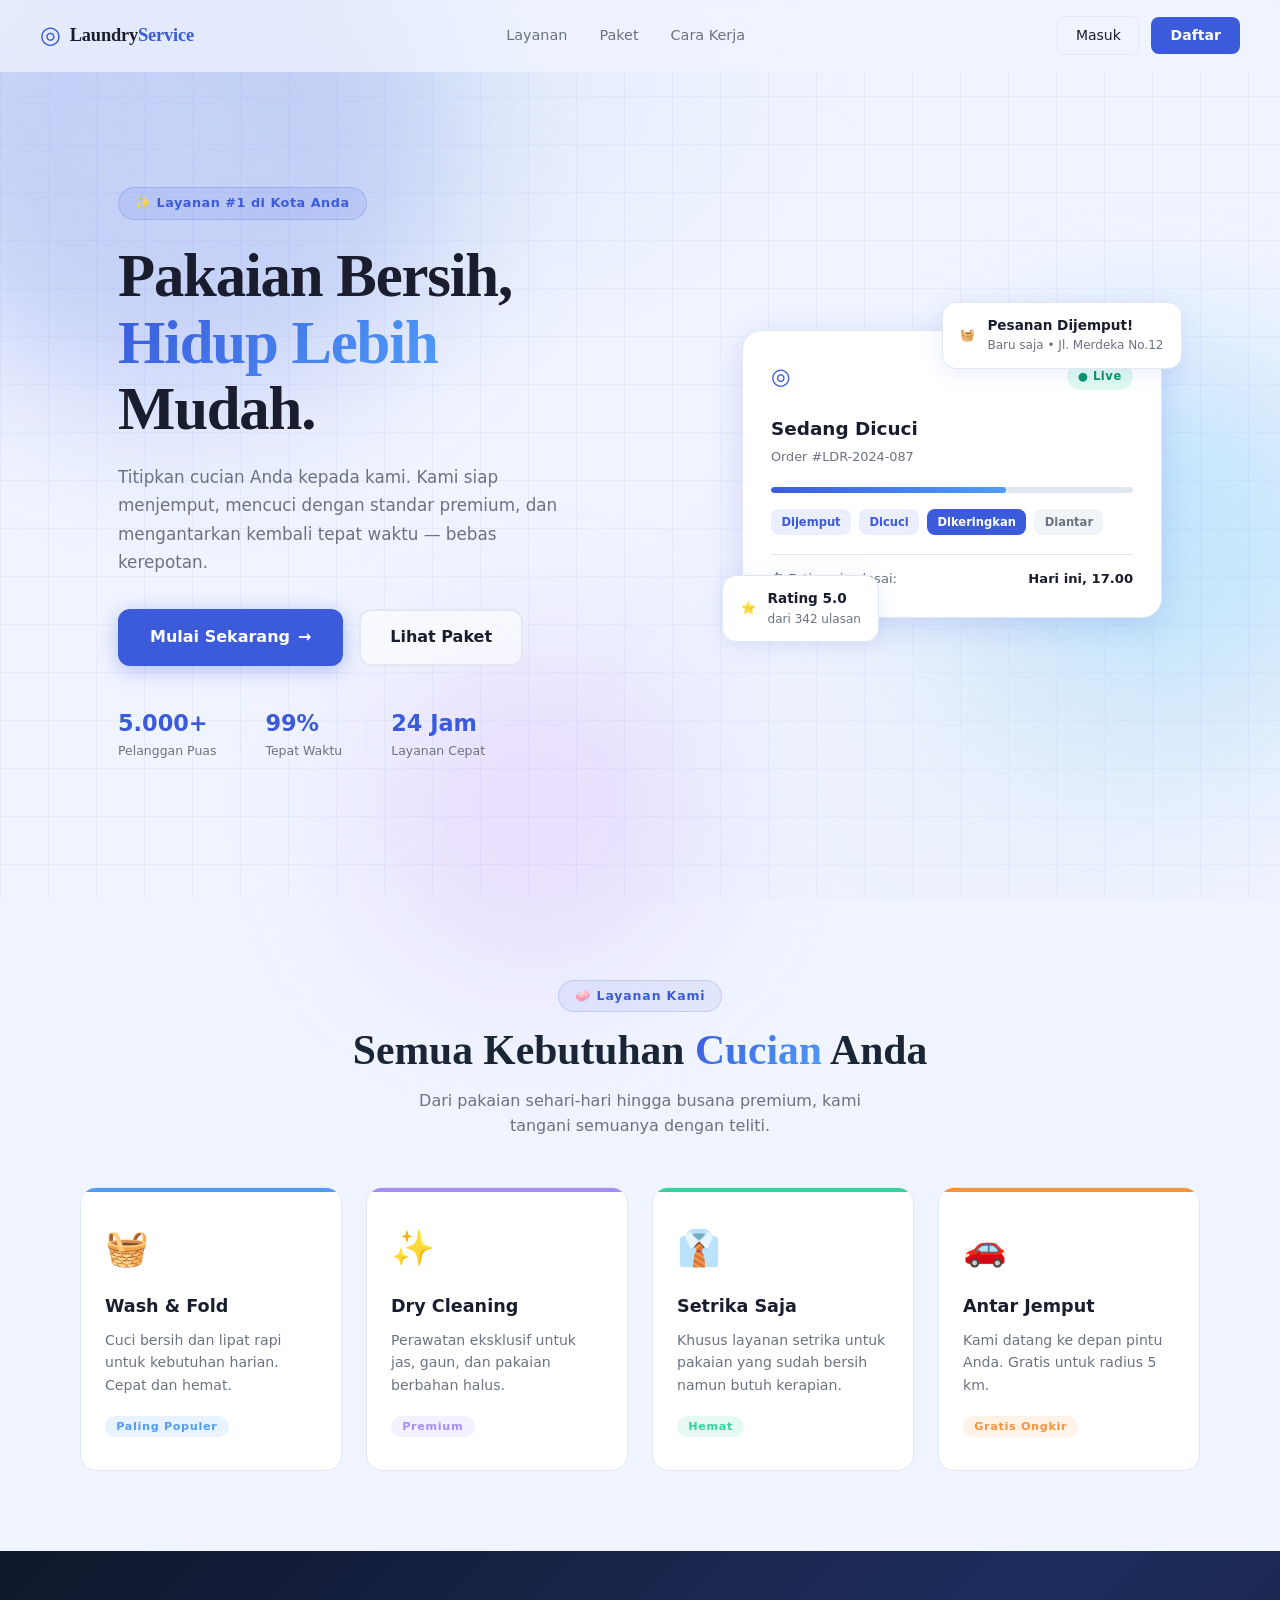
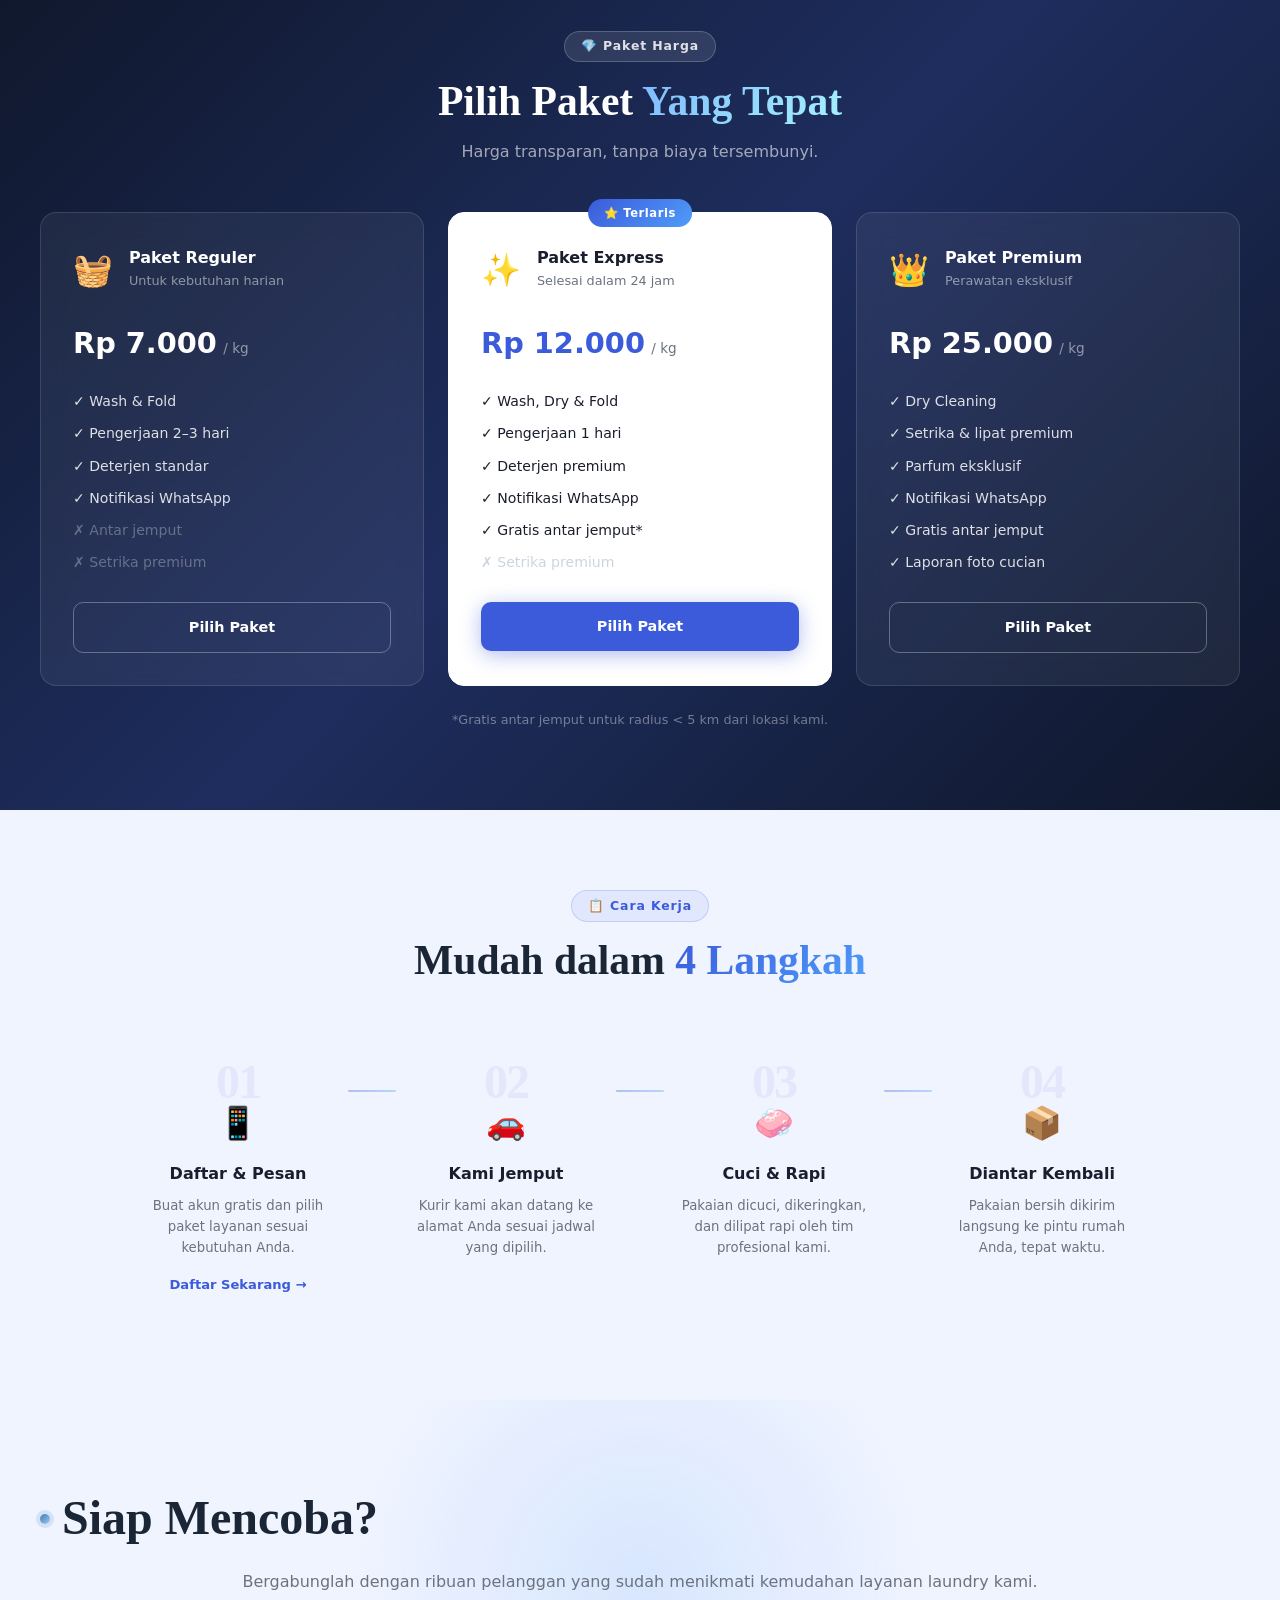
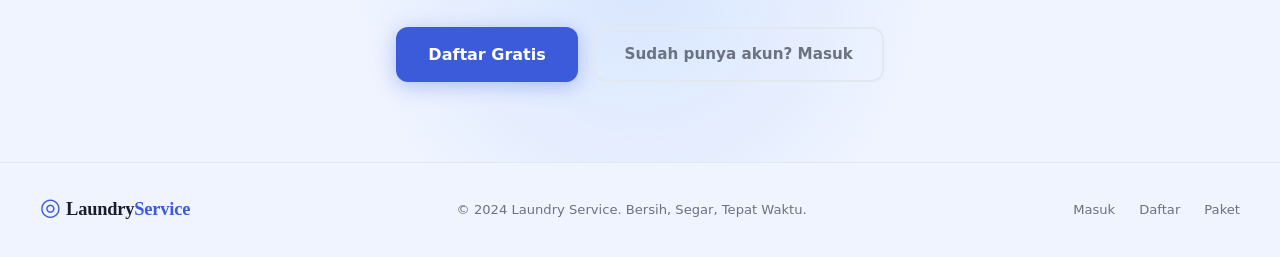
<file: index.html>
<!DOCTYPE html>
<html lang="id">
    <head>
        <meta charset="UTF-8">
        <meta name="viewport" content="width=device-width, initial-scale=1.0">
        <title>Beranda – Laundry Service</title>
        <link rel="icon" type="image/x-icon" href="favicon.ico">
        <link rel="stylesheet" href="laundry1.css">
        <link rel="stylesheet" href="home.css">
    </head>
    <body>
        <header class="navbar">
            <div class="nav-brand">
                <span class="brand-icon">◎</span>
                <span class="brand-name">Laundry<em>Service</em></span>
            </div>
            <nav class="nav-links">
                <a href="#layanan">Layanan</a>
                <a href="#paket">Paket</a>
                <a href="#cara-kerja">Cara Kerja</a>
            </nav>
            <div class="nav-auth">
                <a href="login.html" class="btn-ghost">Masuk</a>
                <a href="register.html" class="btn-solid">Daftar</a>
            </div>
            <button class="nav-burger" aria-label="Menu" id="burgerBtn">☰</button>
        </header>

        <div class="mobile-menu" id="mobileMenu">
            <a href="#layanan">Layanan</a>
            <a href="#paket">Paket</a>
            <a href="#cara-kerja">Cara Kerja</a>
            <a href="login.html" class="btn-ghost">Masuk</a>
            <a href="register.html" class="btn-solid">Daftar Sekarang</a>
        </div>
        
        <section class="hero">
            <div class="hero-bg">
                <div class="hero-blob blob-1"></div>
                <div class="hero-blob blob-2"></div>
                <div class="hero-blob blob-3"></div>
                <div class="hero-grid"></div>
            </div>
            <div class="hero-content">
                <div class="hero-badge">✨ Layanan #1 di Kota Anda</div>
                <h1 class="hero-title">
                    Pakaian Bersih,<br>
                    <span class="hero-accent">Hidup Lebih</span><br>
                    Mudah.
                </h1>
                <p class="hero-desc">
                    Titipkan cucian Anda kepada kami. Kami siap menjemput, mencuci dengan standar premium, dan mengantarkan
                    kembali tepat waktu — bebas kerepotan.
                </p>
                <div class="hero-actions">
                    <a href="register.html" class="btn-primary-lg">
                        <span>Mulai Sekarang</span>
                        <span class="btn-arrow">→</span>
                    </a>
                    <a href="#paket" class="btn-outline-lg">Lihat Paket</a>
                </div>
                <div class="hero-stats">
                    <div class="stat-item">
                        <strong>5.000+</strong>
                        <span>Pelanggan Puas</span>
                    </div>
                    <div class="stat-divider"></div>
                    <div class="stat-item">
                        <strong>99%</strong>
                        <span>Tepat Waktu</span>
                    </div>
                    <div class="stat-divider"></div>
                    <div class="stat-item">
                        <strong>24 Jam</strong>
                        <span>Layanan Cepat</span>
                    </div>
                </div>
            </div>
            <div class="hero-visual">
                <div class="hero-card-float card-top">
                    <span class="hc-icon">🧺</span>
                    <div>
                        <strong>Pesanan Dijemput!</strong>
                        <span>Baru saja • Jl. Merdeka No.12</span>
                    </div>
                </div>
                <div class="hero-main-card">
                    <div class="hmc-top">
                        <span class="hmc-logo">◎</span>
                        <span class="hmc-badge live">● Live</span>
                    </div>
                    <div class="hmc-status">Sedang Dicuci</div>
                    <div class="hmc-order">Order #LDR-2024-087</div>
                    <div class="hmc-progress-bar">
                        <div class="hmc-progress-fill"></div>
                    </div>
                    <div class="hmc-steps">
                        <span class="step done">Dijemput</span>
                        <span class="step done">Dicuci</span>
                        <span class="step active">Dikeringkan</span>
                        <span class="step">Diantar</span>
                    </div>
                    <div class="hmc-eta">
                        <span>⏱ Estimasi selesai:</span>
                        <strong>Hari ini, 17.00</strong>
                    </div>
                </div>
                <div class="hero-card-float card-bottom">
                    <span class="hc-icon">⭐</span>
                    <div>
                        <strong>Rating 5.0</strong>
                        <span>dari 342 ulasan</span>
                    </div>
                </div>
            </div>
        </section>
        
        <section class="layanan-section" id="layanan">
            <div class="section-header">
                <div class="section-tag">🧼 Layanan Kami</div>
                <h2 style="text-align: center;">Semua Kebutuhan <span class="text-accent">Cucian</span> Anda</h2>
                <p>Dari pakaian sehari-hari hingga busana premium, kami tangani semuanya dengan teliti.</p>
            </div>
            <div class="layanan-grid">
                <div class="layanan-card" style="--card-accent: #4f9cf9;">
                    <div class="lc-icon">🧺</div>
                    <h3>Wash &amp; Fold</h3>
                    <p>Cuci bersih dan lipat rapi untuk kebutuhan harian. Cepat dan hemat.</p>
                    <span class="lc-tag">Paling Populer</span>
                </div>
                <div class="layanan-card" style="--card-accent: #a78bfa;">
                    <div class="lc-icon">✨</div>
                    <h3>Dry Cleaning</h3>
                    <p>Perawatan eksklusif untuk jas, gaun, dan pakaian berbahan halus.</p>
                    <span class="lc-tag">Premium</span>
                </div>
                <div class="layanan-card" style="--card-accent: #34d399;">
                    <div class="lc-icon">👔</div>
                    <h3>Setrika Saja</h3>
                    <p>Khusus layanan setrika untuk pakaian yang sudah bersih namun butuh kerapian.</p>
                    <span class="lc-tag">Hemat</span>
                </div>
                <div class="layanan-card" style="--card-accent: #fb923c;">
                    <div class="lc-icon">🚗</div>
                    <h3>Antar Jemput</h3>
                    <p>Kami datang ke depan pintu Anda. Gratis untuk radius 5 km.</p>
                    <span class="lc-tag">Gratis Ongkir</span>
                </div>
            </div>
        </section>
        
        <section class="paket-section" id="paket">
            <div class="paket-bg"></div>
            <div class="section-header light">
                <div class="section-tag inv">💎 Paket Harga</div>
                <h2>Pilih Paket <span class="text-accent-light">Yang Tepat</span></h2>
                <p>Harga transparan, tanpa biaya tersembunyi.</p>
            </div>
            <div class="paket-grid">
        
                <div class="paket-card">
                    <div class="pk-header">
                        <div class="pk-icon">🧺</div>
                        <div>
                            <div class="pk-name">Paket Reguler</div>
                            <div class="pk-sub">Untuk kebutuhan harian</div>
                        </div>
                    </div>
                    <div class="pk-price">
                        <strong>Rp 7.000</strong>
                        <span>/ kg</span>
                    </div>
                    <ul class="pk-list">
                        <li>✓ Wash &amp; Fold</li>
                        <li>✓ Pengerjaan 2–3 hari</li>
                        <li>✓ Deterjen standar</li>
                        <li>✓ Notifikasi WhatsApp</li>
                        <li class="off">✗ Antar jemput</li>
                        <li class="off">✗ Setrika premium</li>
                    </ul>
                    <a href="register.html" class="pk-btn outline">Pilih Paket</a>
                </div>
        
                <div class="paket-card featured">
                    <div class="pk-badge">⭐ Terlaris</div>
                    <div class="pk-header">
                        <div class="pk-icon">✨</div>
                        <div>
                            <div class="pk-name">Paket Express</div>
                            <div class="pk-sub">Selesai dalam 24 jam</div>
                        </div>
                    </div>
                    <div class="pk-price">
                        <strong>Rp 12.000</strong>
                        <span>/ kg</span>
                    </div>
                    <ul class="pk-list">
                        <li>✓ Wash, Dry &amp; Fold</li>
                        <li>✓ Pengerjaan 1 hari</li>
                        <li>✓ Deterjen premium</li>
                        <li>✓ Notifikasi WhatsApp</li>
                        <li>✓ Gratis antar jemput*</li>
                        <li class="off">✗ Setrika premium</li>
                    </ul>
                    <a href="register.html" class="pk-btn solid">Pilih Paket</a>
                </div>
        
                <div class="paket-card">
                    <div class="pk-header">
                        <div class="pk-icon">👑</div>
                        <div>
                            <div class="pk-name">Paket Premium</div>
                            <div class="pk-sub">Perawatan eksklusif</div>
                        </div>
                    </div>
                    <div class="pk-price">
                        <strong>Rp 25.000</strong>
                        <span>/ kg</span>
                    </div>
                    <ul class="pk-list">
                        <li>✓ Dry Cleaning</li>
                        <li>✓ Setrika &amp; lipat premium</li>
                        <li>✓ Parfum eksklusif</li>
                        <li>✓ Notifikasi WhatsApp</li>
                        <li>✓ Gratis antar jemput</li>
                        <li>✓ Laporan foto cucian</li>
                    </ul>
                    <a href="register.html" class="pk-btn outline">Pilih Paket</a>
                </div>
        
            </div>
            <p class="paket-note">*Gratis antar jemput untuk radius &lt; 5 km dari lokasi kami.</p>
        </section>
        
        <section class="cara-kerja-section" id="cara-kerja">
            <div class="section-header">
                <div class="section-tag">📋 Cara Kerja</div>
                <h2>Mudah dalam <span class="text-accent">4 Langkah</span></h2>
            </div>
            <div class="steps-grid">
                <div class="step-card">
                    <div class="step-num">01</div>
                    <div class="step-icon">📱</div>
                    <h3>Daftar &amp; Pesan</h3>
                    <p>Buat akun gratis dan pilih paket layanan sesuai kebutuhan Anda.</p>
                    <a href="register.html" class="step-link">Daftar Sekarang →</a>
                </div>
                <div class="step-connector"></div>
                <div class="step-card">
                    <div class="step-num">02</div>
                    <div class="step-icon">🚗</div>
                    <h3>Kami Jemput</h3>
                    <p>Kurir kami akan datang ke alamat Anda sesuai jadwal yang dipilih.</p>
                </div>
                <div class="step-connector"></div>
                <div class="step-card">
                    <div class="step-num">03</div>
                    <div class="step-icon">🧼</div>
                    <h3>Cuci &amp; Rapi</h3>
                    <p>Pakaian dicuci, dikeringkan, dan dilipat rapi oleh tim profesional kami.</p>
                </div>
                <div class="step-connector"></div>
                <div class="step-card">
                    <div class="step-num">04</div>
                    <div class="step-icon">📦</div>
                    <h3>Diantar Kembali</h3>
                    <p>Pakaian bersih dikirim langsung ke pintu rumah Anda, tepat waktu.</p>
                </div>
            </div>
        </section>
        
        <section class="cta-section">
            <div class="cta-blob"></div>
            <div class="cta-content">
                <h2>Siap Mencoba?</h2>
                <p>Bergabunglah dengan ribuan pelanggan yang sudah menikmati kemudahan layanan laundry kami.</p>
                <div class="cta-actions">
                    <a href="register.html" class="btn-primary-lg">Daftar Gratis</a>
                    <a href="login.html" class="btn-ghost-lg">Sudah punya akun? Masuk</a>
                </div>
            </div>
        </section>
        
        <footer class="footer">
            <div class="footer-brand">
                <span class="brand-icon">◎</span>
                <span class="brand-name">Laundry<em>Service</em></span>
            </div>
            <p class="footer-copy">© 2024 Laundry Service. Bersih, Segar, Tepat Waktu.</p>
            <div class="footer-links">
                <a href="login.html">Masuk</a>
                <a href="register.html">Daftar</a>
                <a href="#paket">Paket</a>
            </div>
        </footer>
        
        <script src="auth.js"></script>
        <script>
            const burger = document.getElementById('burgerBtn');
            const menu = document.getElementById('mobileMenu');
            burger.addEventListener('click', () => menu.classList.toggle('open'));

            window.addEventListener('scroll', () => {
                document.querySelector('.navbar').classList.toggle('scrolled', window.scrollY > 40);
            });

            document.querySelectorAll('a[href^="#"]').forEach(a => {
                a.addEventListener('click', e => {
                    const target = document.querySelector(a.getAttribute('href'));
                    if (target) { e.preventDefault(); target.scrollIntoView({ behavior: 'smooth' }); }
                });
            });

            if (typeof Session !== 'undefined' && Session.isLoggedIn()) {
                const user = Session.get();
                const userName = user.firstName || (user.name ? user.name.split(' ')[0] : 'User');
                
                const navAuth = document.querySelector('.nav-auth');
                if (navAuth) {
                    navAuth.innerHTML = `
                        <span style="font-weight: 600; color: var(--clr-primary); margin-right: 0.5rem;">Halo, ${userName}!</span>
                        <a href="#" id="logoutBtn" class="btn-ghost">Keluar</a>
                    `;
                    document.getElementById('logoutBtn').addEventListener('click', (e) => {
                        e.preventDefault();
                        Session.clear();
                        window.location.reload();
                    });
                }

                const mobileAuthGhost = document.querySelector('#mobileMenu a.btn-ghost');
                const mobileAuthSolid = document.querySelector('#mobileMenu a.btn-solid');
                if (mobileAuthGhost) {
                    mobileAuthGhost.textContent = 'Keluar';
                    mobileAuthGhost.href = '#';
                    mobileAuthGhost.addEventListener('click', (e) => {
                        e.preventDefault();
                        Session.clear();
                        window.location.reload();
                    });
                }
                if (mobileAuthSolid) {
                    mobileAuthSolid.style.display = 'none';
                }

                const heroBtnPrimary = document.querySelector('.hero-actions .btn-primary-lg');
                if (heroBtnPrimary) {
                    heroBtnPrimary.href = 'package.html';
                    heroBtnPrimary.innerHTML = '<span>Lihat Detail Paket</span><span class="btn-arrow">→</span>';
                }

                document.querySelectorAll('.pk-btn').forEach(btn => {
                    btn.href = 'package.html';
                    btn.textContent = 'Lihat Detail & Pesan';
                });

                const stepLink = document.querySelector('.step-link');
                if (stepLink) stepLink.style.display = 'none';

                const ctaActions = document.querySelector('.cta-actions');
                if (ctaActions) {
                    ctaActions.innerHTML = '<a href="package.html" class="btn-primary-lg">Lihat Semua Paket Layanan</a>';
                }
                const ctaTitle = document.querySelector('.cta-content h2');
                const ctaDesc = document.querySelector('.cta-content p');
                if (ctaTitle) ctaTitle.textContent = 'Pesan Layanan Sekarang';
                if (ctaDesc) ctaDesc.textContent = 'Pilih paket yang paling sesuai dengan kebutuhan Anda di halaman detail paket.';
            }
        </script>
    </body>
</html>
</file>
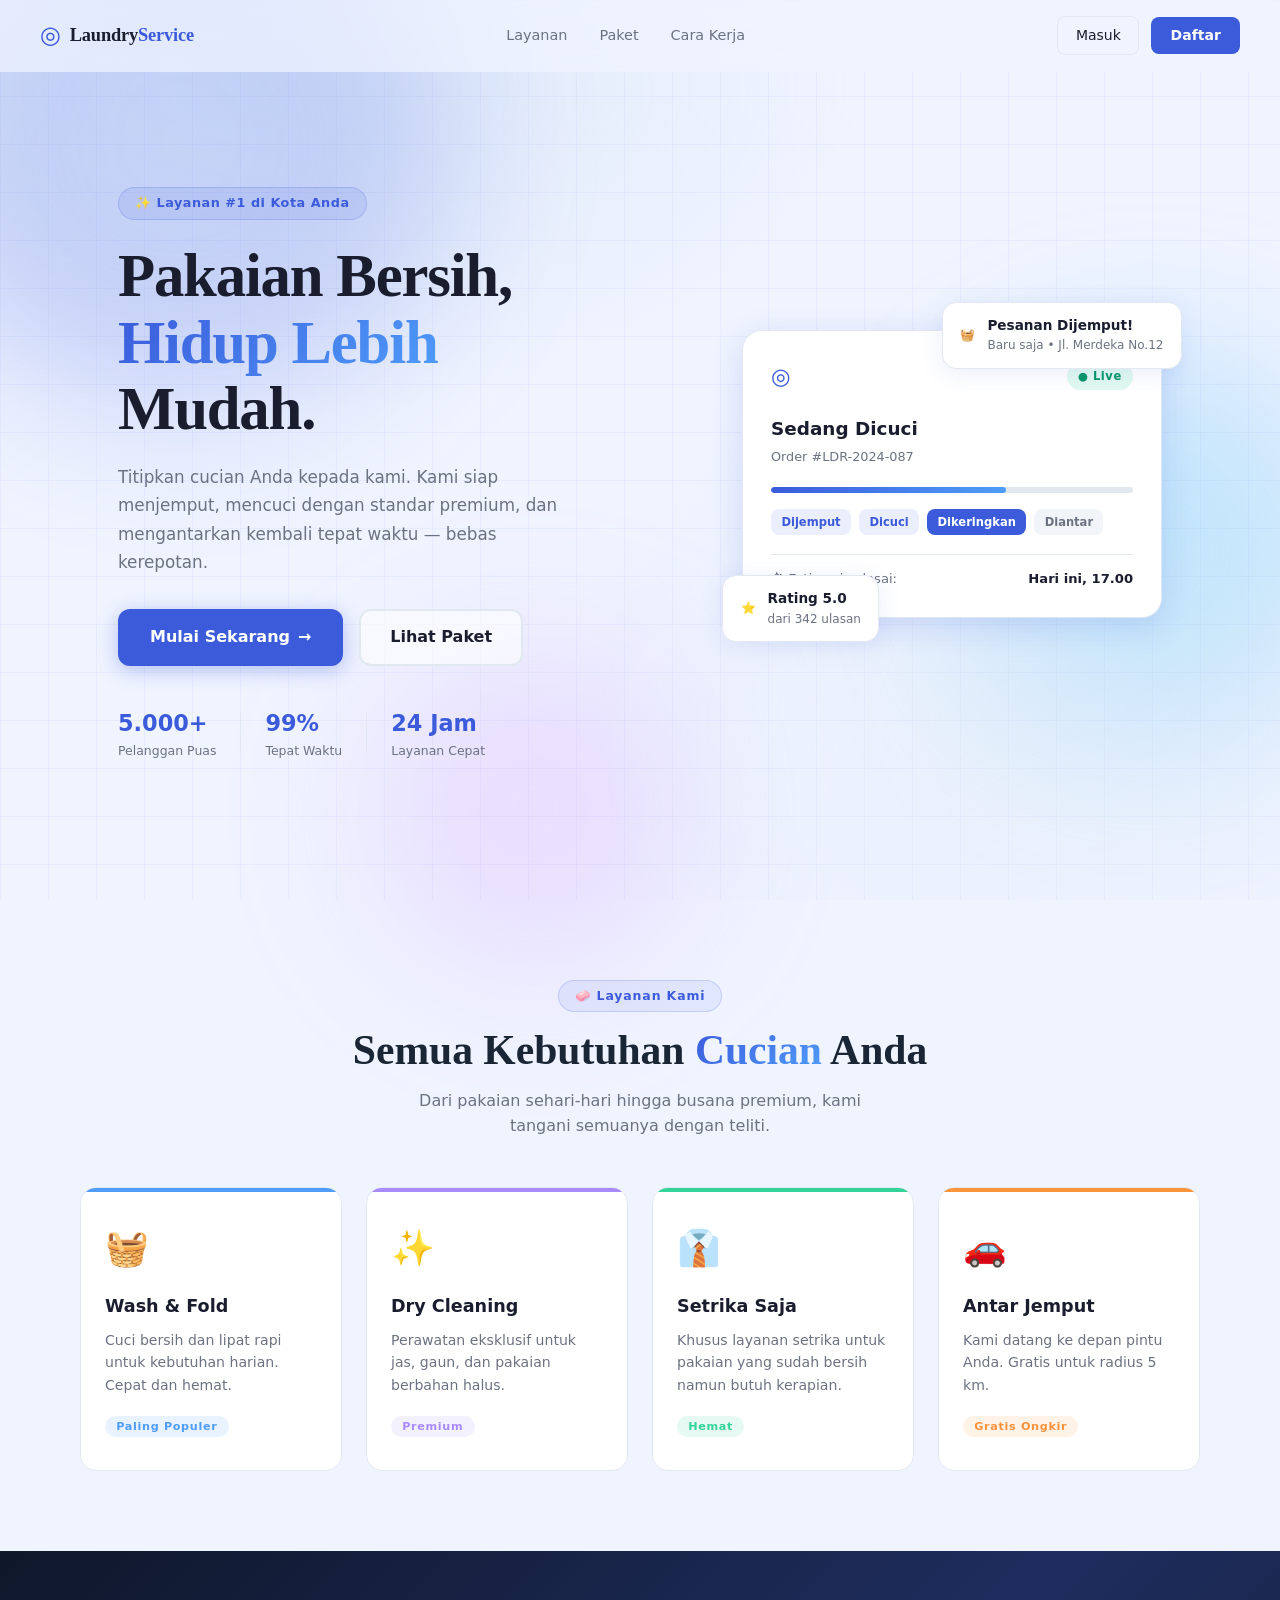
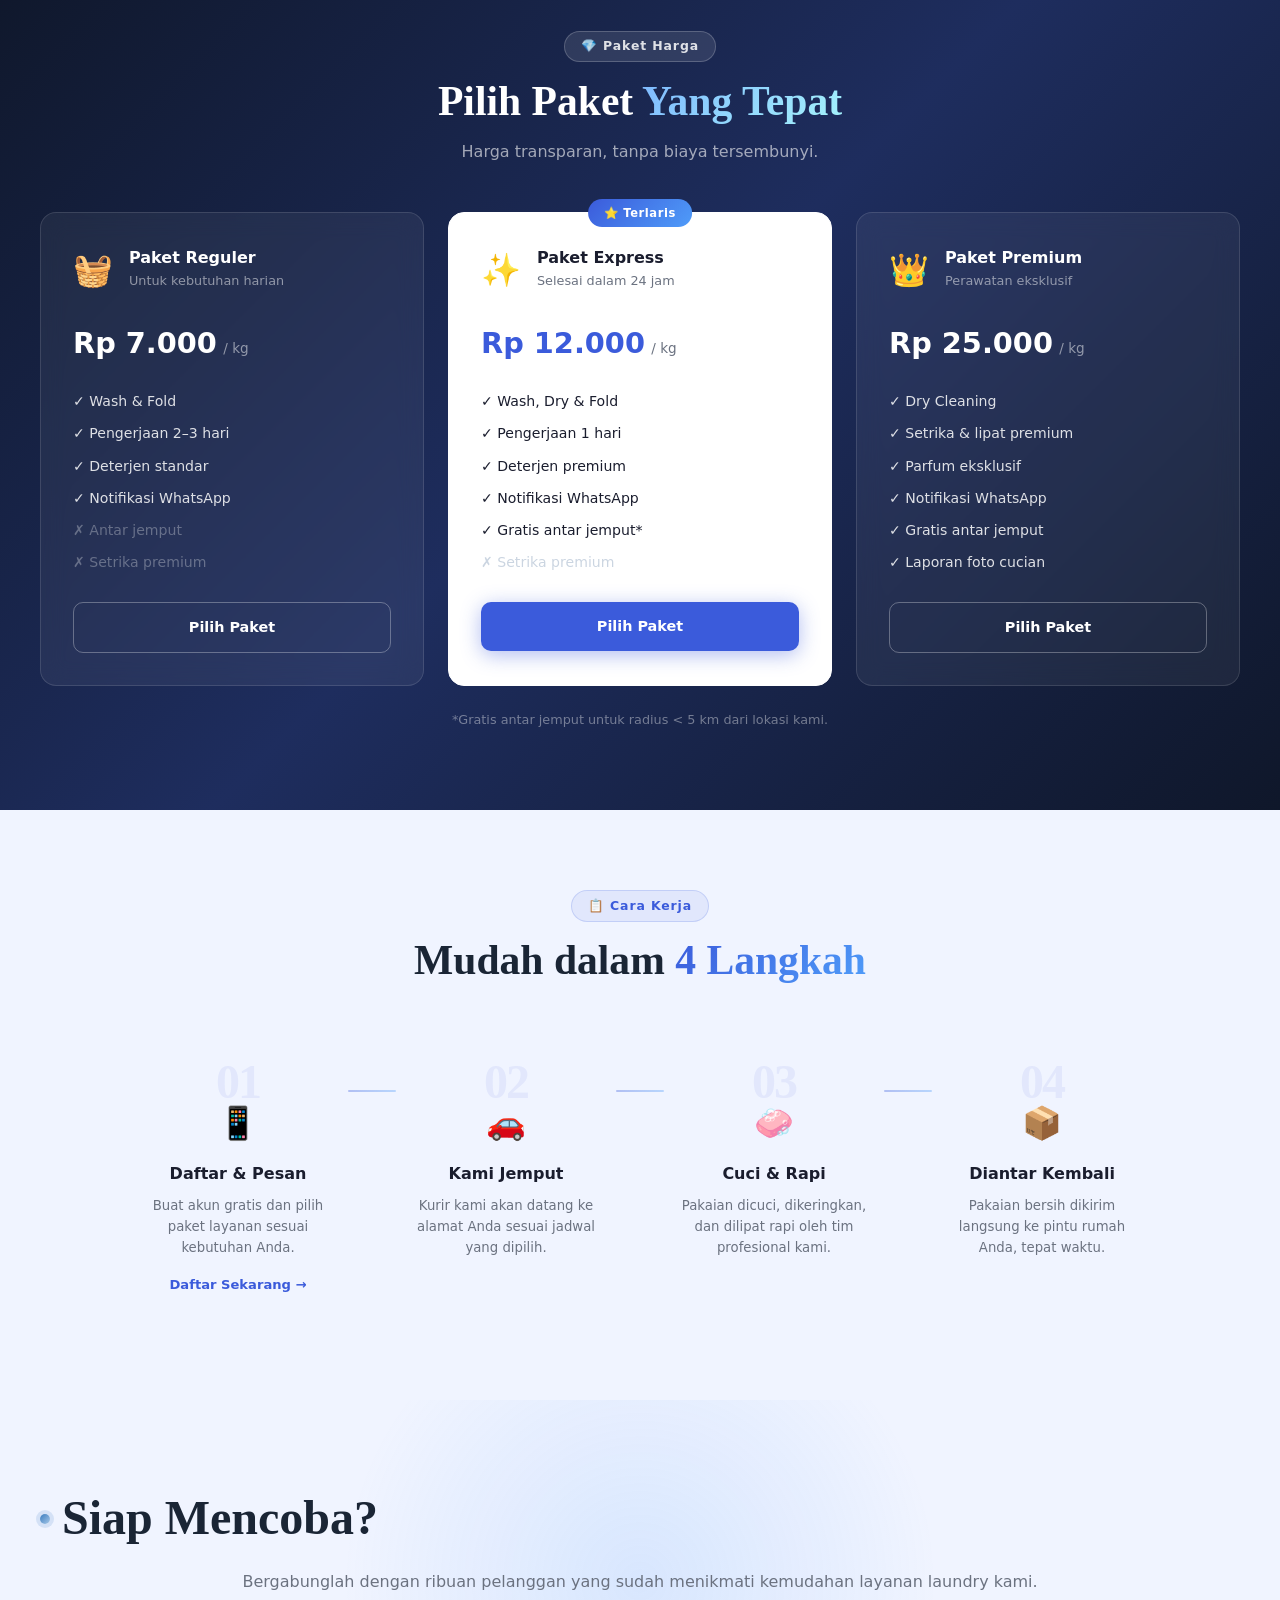
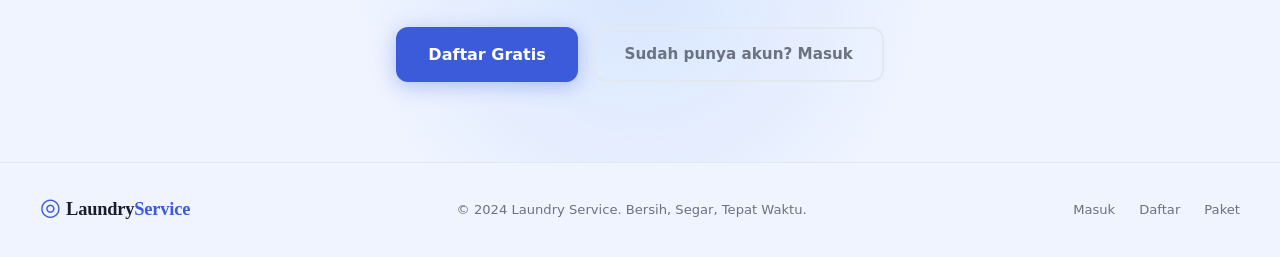
<file: beranda.html>
<!DOCTYPE html>
<html lang="id">
    <head>
        <meta charset="UTF-8">
        <meta name="viewport" content="width=device-width, initial-scale=1.0">
        <title>Beranda – Laundry Service</title>
        <link rel="icon" type="image/x-icon" href="favicon.ico">
        <link rel="stylesheet" href="laundry1.css">
        <link rel="stylesheet" href="home.css">
    </head>
    <body>
        <header class="navbar">
            <div class="nav-brand">
                <span class="brand-icon">◎</span>
                <span class="brand-name">Laundry<em>Service</em></span>
            </div>
            <nav class="nav-links">
                <a href="#layanan">Layanan</a>
                <a href="#paket">Paket</a>
                <a href="#cara-kerja">Cara Kerja</a>
            </nav>
            <div class="nav-auth">
                <a href="login.html" class="btn-ghost">Masuk</a>
                <a href="register.html" class="btn-solid">Daftar</a>
            </div>
            <button class="nav-burger" aria-label="Menu" id="burgerBtn">☰</button>
        </header>

        <div class="mobile-menu" id="mobileMenu">
            <a href="#layanan">Layanan</a>
            <a href="#paket">Paket</a>
            <a href="#cara-kerja">Cara Kerja</a>
            <a href="login.html" class="btn-ghost">Masuk</a>
            <a href="register.html" class="btn-solid">Daftar Sekarang</a>
        </div>
        
        <section class="hero">
            <div class="hero-bg">
                <div class="hero-blob blob-1"></div>
                <div class="hero-blob blob-2"></div>
                <div class="hero-blob blob-3"></div>
                <div class="hero-grid"></div>
            </div>
            <div class="hero-content">
                <div class="hero-badge">✨ Layanan #1 di Kota Anda</div>
                <h1 class="hero-title">
                    Pakaian Bersih,<br>
                    <span class="hero-accent">Hidup Lebih</span><br>
                    Mudah.
                </h1>
                <p class="hero-desc">
                    Titipkan cucian Anda kepada kami. Kami siap menjemput, mencuci dengan standar premium, dan mengantarkan
                    kembali tepat waktu — bebas kerepotan.
                </p>
                <div class="hero-actions">
                    <a href="register.html" class="btn-primary-lg">
                        <span>Mulai Sekarang</span>
                        <span class="btn-arrow">→</span>
                    </a>
                    <a href="#paket" class="btn-outline-lg">Lihat Paket</a>
                </div>
                <div class="hero-stats">
                    <div class="stat-item">
                        <strong>5.000+</strong>
                        <span>Pelanggan Puas</span>
                    </div>
                    <div class="stat-divider"></div>
                    <div class="stat-item">
                        <strong>99%</strong>
                        <span>Tepat Waktu</span>
                    </div>
                    <div class="stat-divider"></div>
                    <div class="stat-item">
                        <strong>24 Jam</strong>
                        <span>Layanan Cepat</span>
                    </div>
                </div>
            </div>
            <div class="hero-visual">
                <div class="hero-card-float card-top">
                    <span class="hc-icon">🧺</span>
                    <div>
                        <strong>Pesanan Dijemput!</strong>
                        <span>Baru saja • Jl. Merdeka No.12</span>
                    </div>
                </div>
                <div class="hero-main-card">
                    <div class="hmc-top">
                        <span class="hmc-logo">◎</span>
                        <span class="hmc-badge live">● Live</span>
                    </div>
                    <div class="hmc-status">Sedang Dicuci</div>
                    <div class="hmc-order">Order #LDR-2024-087</div>
                    <div class="hmc-progress-bar">
                        <div class="hmc-progress-fill"></div>
                    </div>
                    <div class="hmc-steps">
                        <span class="step done">Dijemput</span>
                        <span class="step done">Dicuci</span>
                        <span class="step active">Dikeringkan</span>
                        <span class="step">Diantar</span>
                    </div>
                    <div class="hmc-eta">
                        <span>⏱ Estimasi selesai:</span>
                        <strong>Hari ini, 17.00</strong>
                    </div>
                </div>
                <div class="hero-card-float card-bottom">
                    <span class="hc-icon">⭐</span>
                    <div>
                        <strong>Rating 5.0</strong>
                        <span>dari 342 ulasan</span>
                    </div>
                </div>
            </div>
        </section>
        
        <section class="layanan-section" id="layanan">
            <div class="section-header">
                <div class="section-tag">🧼 Layanan Kami</div>
                <h2>Semua Kebutuhan <span class="text-accent">Cucian</span> Anda</h2>
                <p>Dari pakaian sehari-hari hingga busana premium, kami tangani semuanya dengan teliti.</p>
            </div>
            <div class="layanan-grid">
                <div class="layanan-card" style="--card-accent: #4f9cf9;">
                    <div class="lc-icon">🧺</div>
                    <h3>Wash &amp; Fold</h3>
                    <p>Cuci bersih dan lipat rapi untuk kebutuhan harian. Cepat dan hemat.</p>
                    <span class="lc-tag">Paling Populer</span>
                </div>
                <div class="layanan-card" style="--card-accent: #a78bfa;">
                    <div class="lc-icon">✨</div>
                    <h3>Dry Cleaning</h3>
                    <p>Perawatan eksklusif untuk jas, gaun, dan pakaian berbahan halus.</p>
                    <span class="lc-tag">Premium</span>
                </div>
                <div class="layanan-card" style="--card-accent: #34d399;">
                    <div class="lc-icon">👔</div>
                    <h3>Setrika Saja</h3>
                    <p>Khusus layanan setrika untuk pakaian yang sudah bersih namun butuh kerapian.</p>
                    <span class="lc-tag">Hemat</span>
                </div>
                <div class="layanan-card" style="--card-accent: #fb923c;">
                    <div class="lc-icon">🚗</div>
                    <h3>Antar Jemput</h3>
                    <p>Kami datang ke depan pintu Anda. Gratis untuk radius 5 km.</p>
                    <span class="lc-tag">Gratis Ongkir</span>
                </div>
            </div>
        </section>
        
        <section class="paket-section" id="paket">
            <div class="paket-bg"></div>
            <div class="section-header light">
                <div class="section-tag inv">💎 Paket Harga</div>
                <h2>Pilih Paket <span class="text-accent-light">Yang Tepat</span></h2>
                <p>Harga transparan, tanpa biaya tersembunyi.</p>
            </div>
            <div class="paket-grid">
        
                <div class="paket-card">
                    <div class="pk-header">
                        <div class="pk-icon">🧺</div>
                        <div>
                            <div class="pk-name">Paket Reguler</div>
                            <div class="pk-sub">Untuk kebutuhan harian</div>
                        </div>
                    </div>
                    <div class="pk-price">
                        <strong>Rp 7.000</strong>
                        <span>/ kg</span>
                    </div>
                    <ul class="pk-list">
                        <li>✓ Wash &amp; Fold</li>
                        <li>✓ Pengerjaan 2–3 hari</li>
                        <li>✓ Deterjen standar</li>
                        <li>✓ Notifikasi WhatsApp</li>
                        <li class="off">✗ Antar jemput</li>
                        <li class="off">✗ Setrika premium</li>
                    </ul>
                    <a href="register.html" class="pk-btn outline">Pilih Paket</a>
                </div>
        
                <div class="paket-card featured">
                    <div class="pk-badge">⭐ Terlaris</div>
                    <div class="pk-header">
                        <div class="pk-icon">✨</div>
                        <div>
                            <div class="pk-name">Paket Express</div>
                            <div class="pk-sub">Selesai dalam 24 jam</div>
                        </div>
                    </div>
                    <div class="pk-price">
                        <strong>Rp 12.000</strong>
                        <span>/ kg</span>
                    </div>
                    <ul class="pk-list">
                        <li>✓ Wash, Dry &amp; Fold</li>
                        <li>✓ Pengerjaan 1 hari</li>
                        <li>✓ Deterjen premium</li>
                        <li>✓ Notifikasi WhatsApp</li>
                        <li>✓ Gratis antar jemput*</li>
                        <li class="off">✗ Setrika premium</li>
                    </ul>
                    <a href="register.html" class="pk-btn solid">Pilih Paket</a>
                </div>
        
                <div class="paket-card">
                    <div class="pk-header">
                        <div class="pk-icon">👑</div>
                        <div>
                            <div class="pk-name">Paket Premium</div>
                            <div class="pk-sub">Perawatan eksklusif</div>
                        </div>
                    </div>
                    <div class="pk-price">
                        <strong>Rp 25.000</strong>
                        <span>/ kg</span>
                    </div>
                    <ul class="pk-list">
                        <li>✓ Dry Cleaning</li>
                        <li>✓ Setrika &amp; lipat premium</li>
                        <li>✓ Parfum eksklusif</li>
                        <li>✓ Notifikasi WhatsApp</li>
                        <li>✓ Gratis antar jemput</li>
                        <li>✓ Laporan foto cucian</li>
                    </ul>
                    <a href="register.html" class="pk-btn outline">Pilih Paket</a>
                </div>
        
            </div>
            <p class="paket-note">*Gratis antar jemput untuk radius &lt; 5 km dari lokasi kami.</p>
        </section>
        
        <section class="cara-kerja-section" id="cara-kerja">
            <div class="section-header">
                <div class="section-tag">📋 Cara Kerja</div>
                <h2>Mudah dalam <span class="text-accent">4 Langkah</span></h2>
            </div>
            <div class="steps-grid">
                <div class="step-card">
                    <div class="step-num">01</div>
                    <div class="step-icon">📱</div>
                    <h3>Daftar &amp; Pesan</h3>
                    <p>Buat akun gratis dan pilih paket layanan sesuai kebutuhan Anda.</p>
                    <a href="register.html" class="step-link">Daftar Sekarang →</a>
                </div>
                <div class="step-connector"></div>
                <div class="step-card">
                    <div class="step-num">02</div>
                    <div class="step-icon">🚗</div>
                    <h3>Kami Jemput</h3>
                    <p>Kurir kami akan datang ke alamat Anda sesuai jadwal yang dipilih.</p>
                </div>
                <div class="step-connector"></div>
                <div class="step-card">
                    <div class="step-num">03</div>
                    <div class="step-icon">🧼</div>
                    <h3>Cuci &amp; Rapi</h3>
                    <p>Pakaian dicuci, dikeringkan, dan dilipat rapi oleh tim profesional kami.</p>
                </div>
                <div class="step-connector"></div>
                <div class="step-card">
                    <div class="step-num">04</div>
                    <div class="step-icon">📦</div>
                    <h3>Diantar Kembali</h3>
                    <p>Pakaian bersih dikirim langsung ke pintu rumah Anda, tepat waktu.</p>
                </div>
            </div>
        </section>
        
        <section class="cta-section">
            <div class="cta-blob"></div>
            <div class="cta-content">
                <h2>Siap Mencoba?</h2>
                <p>Bergabunglah dengan ribuan pelanggan yang sudah menikmati kemudahan layanan laundry kami.</p>
                <div class="cta-actions">
                    <a href="register.html" class="btn-primary-lg">Daftar Gratis</a>
                    <a href="login.html" class="btn-ghost-lg">Sudah punya akun? Masuk</a>
                </div>
            </div>
        </section>
        
        <footer class="footer">
            <div class="footer-brand">
                <span class="brand-icon">◎</span>
                <span class="brand-name">Laundry<em>Service</em></span>
            </div>
            <p class="footer-copy">© 2024 Laundry Service. Bersih, Segar, Tepat Waktu.</p>
            <div class="footer-links">
                <a href="login.html">Masuk</a>
                <a href="register.html">Daftar</a>
                <a href="#paket">Paket</a>
            </div>
        </footer>
        
        <script src="auth.js"></script>
        <script>
            const burger = document.getElementById('burgerBtn');
            const menu = document.getElementById('mobileMenu');
            burger.addEventListener('click', () => menu.classList.toggle('open'));

            window.addEventListener('scroll', () => {
                document.querySelector('.navbar').classList.toggle('scrolled', window.scrollY > 40);
            });

            document.querySelectorAll('a[href^="#"]').forEach(a => {
                a.addEventListener('click', e => {
                    const target = document.querySelector(a.getAttribute('href'));
                    if (target) { e.preventDefault(); target.scrollIntoView({ behavior: 'smooth' }); }
                });
            });

            if (typeof Session !== 'undefined' && Session.isLoggedIn()) {
                const user = Session.get();
                const userName = user.firstName || (user.name ? user.name.split(' ')[0] : 'User');
                
                const navAuth = document.querySelector('.nav-auth');
                if (navAuth) {
                    navAuth.innerHTML = `
                        <span style="font-weight: 600; color: var(--clr-primary); margin-right: 0.5rem;">Halo, ${userName}!</span>
                        <a href="#" id="logoutBtn" class="btn-ghost">Keluar</a>
                    `;
                    document.getElementById('logoutBtn').addEventListener('click', (e) => {
                        e.preventDefault();
                        Session.clear();
                        window.location.reload();
                    });
                }

                const mobileAuthGhost = document.querySelector('#mobileMenu a.btn-ghost');
                const mobileAuthSolid = document.querySelector('#mobileMenu a.btn-solid');
                if (mobileAuthGhost) {
                    mobileAuthGhost.textContent = 'Keluar';
                    mobileAuthGhost.href = '#';
                    mobileAuthGhost.addEventListener('click', (e) => {
                        e.preventDefault();
                        Session.clear();
                        window.location.reload();
                    });
                }
                if (mobileAuthSolid) {
                    mobileAuthSolid.style.display = 'none';
                }

                const heroBtnPrimary = document.querySelector('.hero-actions .btn-primary-lg');
                if (heroBtnPrimary) {
                    heroBtnPrimary.href = 'package.html';
                    heroBtnPrimary.innerHTML = '<span>Lihat Detail Paket</span><span class="btn-arrow">→</span>';
                }

                document.querySelectorAll('.pk-btn').forEach(btn => {
                    btn.href = 'package.html';
                    btn.textContent = 'Lihat Detail & Pesan';
                });

                const stepLink = document.querySelector('.step-link');
                if (stepLink) stepLink.style.display = 'none';

                const ctaActions = document.querySelector('.cta-actions');
                if (ctaActions) {
                    ctaActions.innerHTML = '<a href="package.html" class="btn-primary-lg">Lihat Semua Paket Layanan</a>';
                }
                const ctaTitle = document.querySelector('.cta-content h2');
                const ctaDesc = document.querySelector('.cta-content p');
                if (ctaTitle) ctaTitle.textContent = 'Pesan Layanan Sekarang';
                if (ctaDesc) ctaDesc.textContent = 'Pilih paket yang paling sesuai dengan kebutuhan Anda di halaman detail paket.';
            }
        </script>
    </body>
</html>
</file>
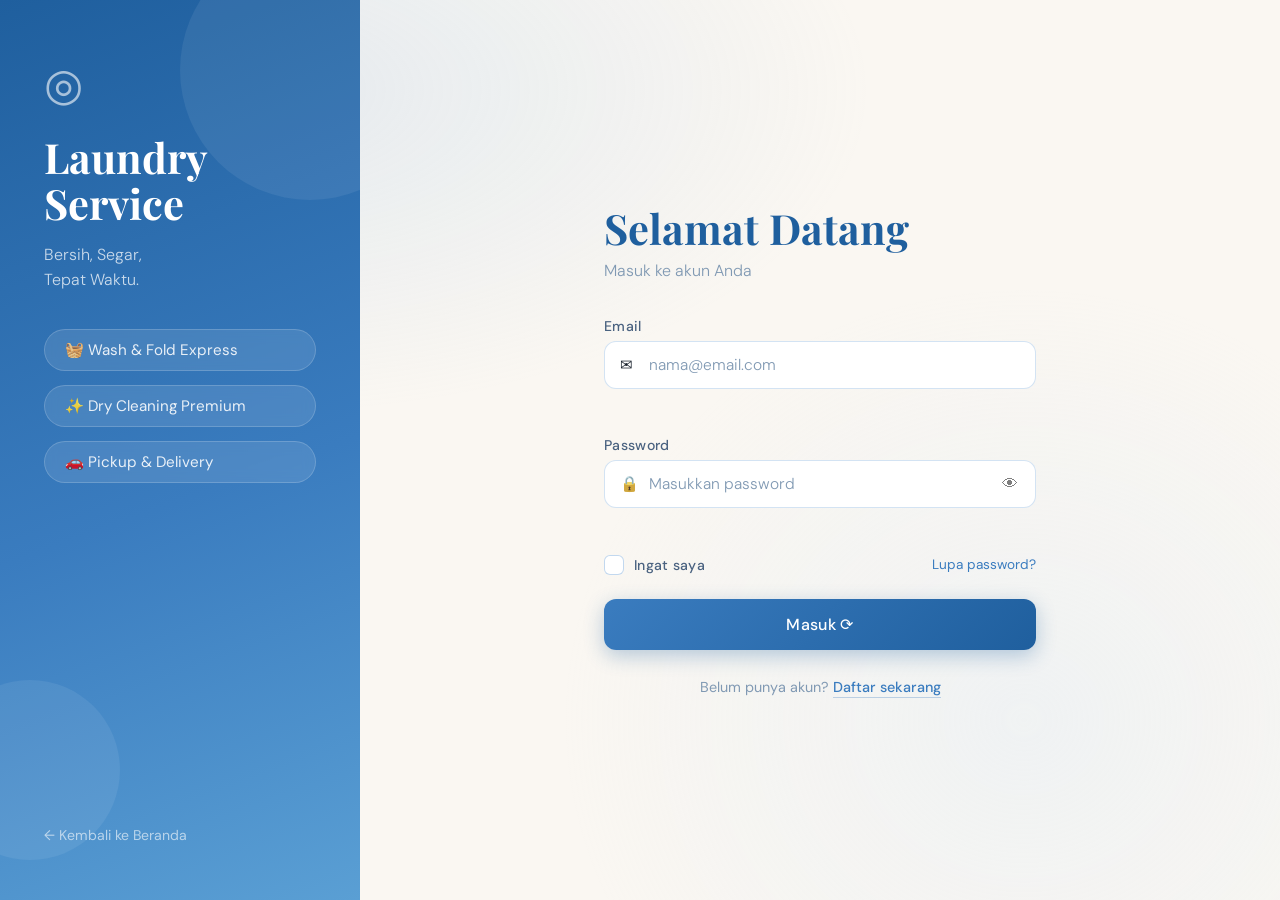
<file: login.html>
<!DOCTYPE html>
<html>
    <head>
        <meta charset="UTF-8">
        <meta name="viewport" content="width=device-width, initial-scale=1.0">
        <title>Login – Laundry Service</title>
        <link rel="icon" type="image/x-icon" href="favicon.ico">
        <link rel="stylesheet" href="laundry1.css">
        <link rel="stylesheet" href="auth.css">
    </head>
    <body>
        <div class="auth-wrapper">
            <div class="auth-panel">
                <div class="panel-logo">◎</div>
                <h2 class="panel-title">Laundry<br>Service</h2>
                <p class="panel-tagline">Bersih, Segar,<br>Tepat Waktu.</p>
                <ul class="panel-features">
                    <li>🧺 Wash &amp; Fold Express</li>
                    <li>✨ Dry Cleaning Premium</li>
                    <li>🚗 Pickup &amp; Delivery</li>
                </ul>
                <a href="index.html" class="panel-back">← Kembali ke Beranda</a>
            </div>

            <div class="auth-card">
                <div class="auth-header">
                    <h1>Selamat Datang</h1>
                    <p>Masuk ke akun Anda</p>
                </div>

                <form class="auth-form" id="loginForm" novalidate>
                    <div class="form-group">
                        <label for="email">Email</label>
                        <div class="input-wrap">
                            <span class="input-icon">✉</span>
                            <input
                                type="email"
                                id="email"
                                name="email"
                                placeholder="nama@email.com"
                                autocomplete="email"
                                required
                            />
                        </div>
                        <span class="field-error" id="emailError"></span>
                    </div>

                    <div class="form-group">
                        <label for="password">Password</label>
                        <div class="input-wrap">
                            <span class="input-icon">🔒</span>
                            <input
                                type="password"
                                id="password"
                                name="password"
                                placeholder="Masukkan password"
                                autocomplete="current-password"
                                required
                            />
                            <button type="button" class="toggle-pw" aria-label="Tampilkan password">👁</button>
                        </div>
                        <span class="field-error" id="passwordError"></span>
                    </div>

                    <div class="form-row">
                        <label class="checkbox-label">
                            <input type="checkbox" id="remember" name="remember" />
                            <span class="checkbox-custom"></span>
                            <span>Ingat saya</span>
                        </label>
                        <a href="#" class="forgot-link">Lupa password?</a>
                    </div>

                    <button type="submit" class="btn-primary" id="loginBtn">
                        <span class="btn-text">Masuk</span>
                        <span class="btn-spinner" hidden>⟳</span>
                    </button>
                </form>

                <p class="auth-switch">
                    Belum punya akun?
                    <a href="register.html">Daftar sekarang</a>
                </p>
            </div>
        </div>

        <script src="logreg.js"></script>
        <script src="auth.js"></script>
    </body>
</html>
</file>
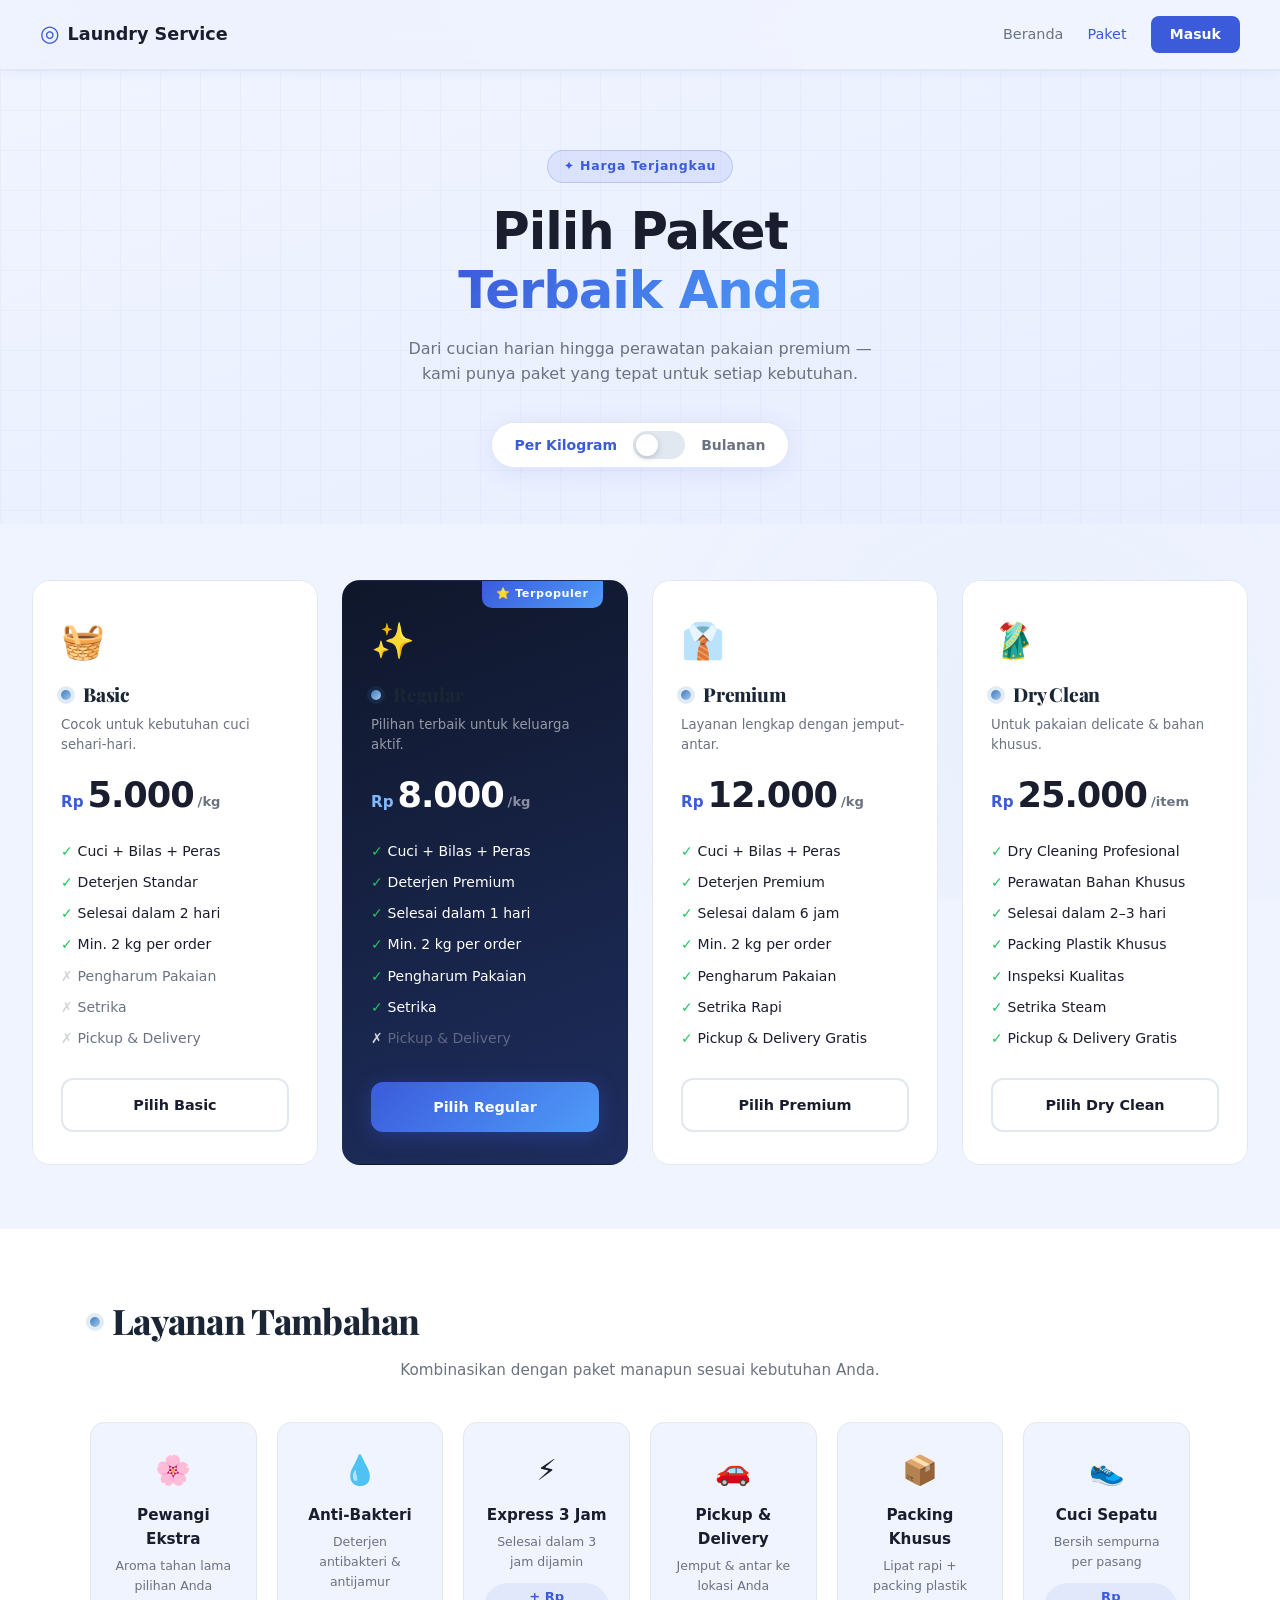
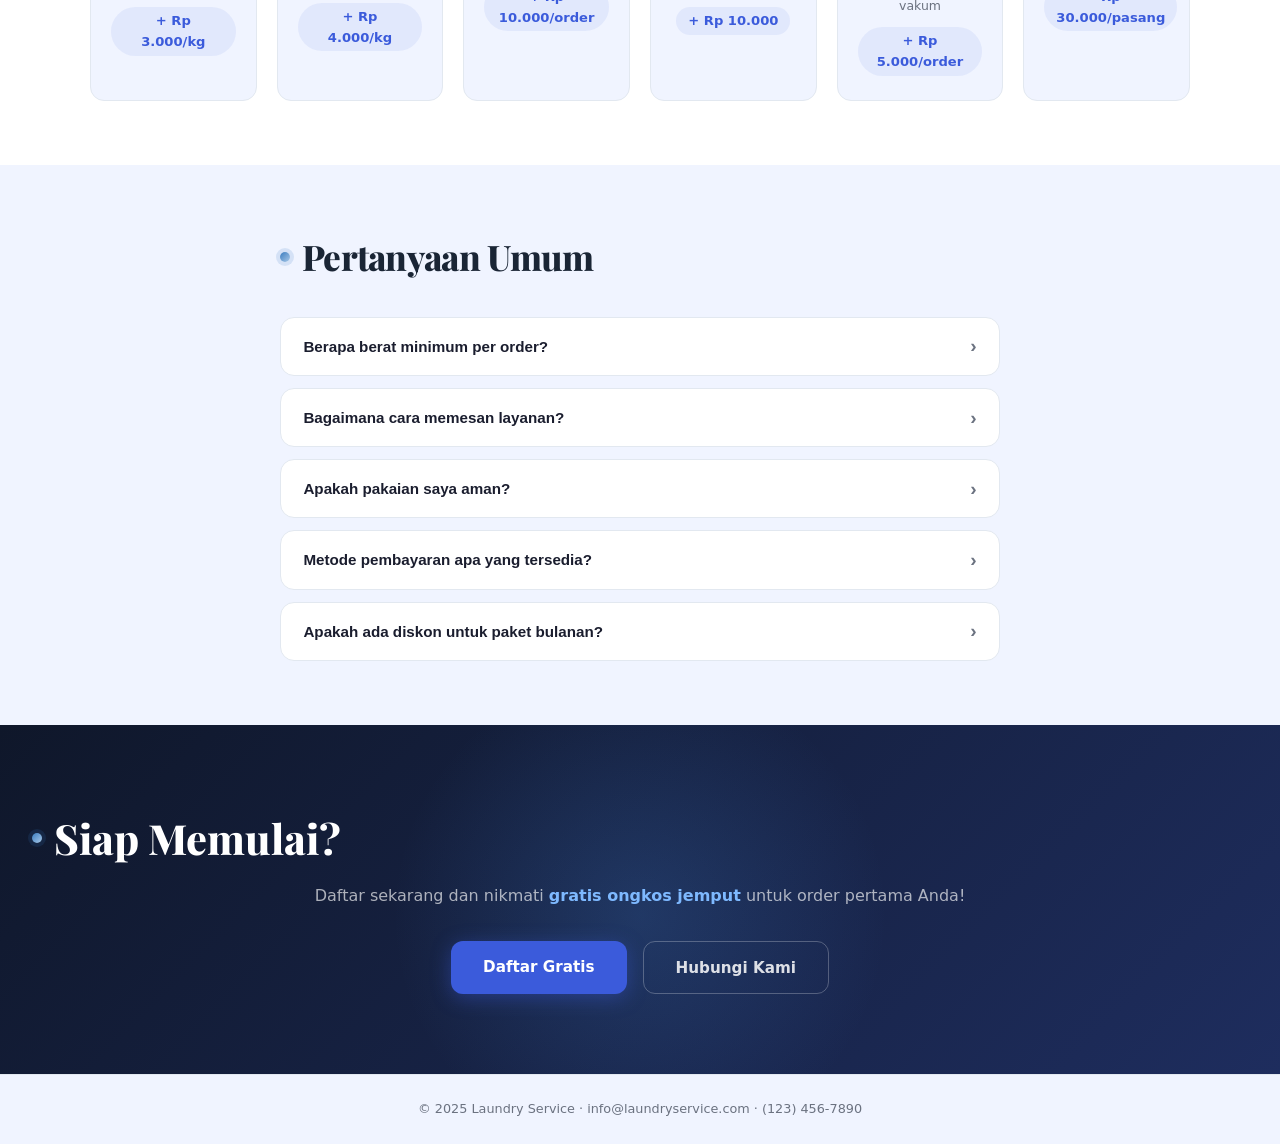
<file: package.html>
<!DOCTYPE html>
<html>
    <head>
        <meta charset="UTF-8">
        <meta name="viewport" content="width=device-width, initial-scale=1.0">
        <title>Paket Layanan – Laundry Service</title>
        <link rel="icon" type="image/x-icon" href="favicon.ico">
        <link rel="stylesheet" href="laundry1.css">
        <link rel="stylesheet" href="package.css">
    </head>
    <body>
        <nav class="navbar">
            <a href="index.html" class="nav-brand">
                <span class="nav-logo">◎</span>
                Laundry Service
            </a>
            <div class="nav-links">
                <a href="index.html">Beranda</a>
                <a href="package.html" class="active">Paket</a>
                <a href="login.html" class="nav-btn">Masuk</a>
            </div>
            <button class="nav-toggle" aria-label="Menu">☰</button>
        </nav>

        <section class="hero">
            <div class="hero-inner">
                <span class="hero-badge">✦ Harga Terjangkau</span>
                <h1>Pilih Paket<br><em>Terbaik Anda</em></h1>
                <p>Dari cucian harian hingga perawatan pakaian premium — kami punya paket yang tepat untuk setiap kebutuhan.</p>

                <div class="billing-toggle">
                    <span class="toggle-label" id="labelKg">Per Kilogram</span>
                    <button class="toggle-switch" id="billingToggle" aria-pressed="false">
                        <span class="toggle-knob"></span>
                    </button>
                    <span class="toggle-label" id="labelBulanan">Bulanan</span>
                </div>
            </div>
        </section>

        <section class="pricing-section">
            <div class="pricing-grid" id="pricingGrid">

                <div class="pricing-card" data-plan="basic">
                    <div class="card-top">
                        <div class="card-icon">🧺</div>
                        <h2 class="card-name">Basic</h2>
                        <p class="card-desc">Cocok untuk kebutuhan cuci sehari-hari.</p>
                    </div>
                    <div class="card-price">
                        <span class="price-kg" data-kg="5.000" data-monthly="149.000">
                            <span class="currency">Rp</span>
                            <span class="amount">5.000</span>
                            <span class="unit">/kg</span>
                        </span>
                    </div>
                    <ul class="card-features">
                        <li class="feat-yes">Cuci + Bilas + Peras</li>
                        <li class="feat-yes">Deterjen Standar</li>
                        <li class="feat-yes">Selesai dalam 2 hari</li>
                        <li class="feat-yes">Min. 2 kg per order</li>
                        <li class="feat-no">Pengharum Pakaian</li>
                        <li class="feat-no">Setrika</li>
                        <li class="feat-no">Pickup & Delivery</li>
                    </ul>
                    <a href="register.html" class="card-btn card-btn--outline">Pilih Basic</a>
                </div>

                <div class="pricing-card pricing-card--featured" data-plan="regular">
                    <div class="badge-popular">⭐ Terpopuler</div>
                    <div class="card-top">
                        <div class="card-icon">✨</div>
                        <h2 class="card-name">Regular</h2>
                        <p class="card-desc">Pilihan terbaik untuk keluarga aktif.</p>
                    </div>
                    <div class="card-price">
                        <span class="price-kg" data-kg="8.000" data-monthly="299.000">
                            <span class="currency">Rp</span>
                            <span class="amount">8.000</span>
                            <span class="unit">/kg</span>
                        </span>
                    </div>
                    <ul class="card-features">
                        <li class="feat-yes">Cuci + Bilas + Peras</li>
                        <li class="feat-yes">Deterjen Premium</li>
                        <li class="feat-yes">Selesai dalam 1 hari</li>
                        <li class="feat-yes">Min. 2 kg per order</li>
                        <li class="feat-yes">Pengharum Pakaian</li>
                        <li class="feat-yes">Setrika</li>
                        <li class="feat-no">Pickup & Delivery</li>
                    </ul>
                    <a href="register.html" class="card-btn card-btn--primary">Pilih Regular</a>
                </div>

                <div class="pricing-card" data-plan="premium">
                    <div class="card-top">
                        <div class="card-icon">👔</div>
                        <h2 class="card-name">Premium</h2>
                        <p class="card-desc">Layanan lengkap dengan jemput-antar.</p>
                    </div>
                    <div class="card-price">
                        <span class="price-kg" data-kg="12.000" data-monthly="499.000">
                            <span class="currency">Rp</span>
                            <span class="amount">12.000</span>
                            <span class="unit">/kg</span>
                        </span>
                    </div>
                    <ul class="card-features">
                        <li class="feat-yes">Cuci + Bilas + Peras</li>
                        <li class="feat-yes">Deterjen Premium</li>
                        <li class="feat-yes">Selesai dalam 6 jam</li>
                        <li class="feat-yes">Min. 2 kg per order</li>
                        <li class="feat-yes">Pengharum Pakaian</li>
                        <li class="feat-yes">Setrika Rapi</li>
                        <li class="feat-yes">Pickup &amp; Delivery Gratis</li>
                    </ul>
                    <a href="register.html" class="card-btn card-btn--outline">Pilih Premium</a>
                </div>

                <div class="pricing-card" data-plan="dryclean">
                    <div class="card-top">
                        <div class="card-icon">🥻</div>
                        <h2 class="card-name">Dry Clean</h2>
                        <p class="card-desc">Untuk pakaian delicate & bahan khusus.</p>
                    </div>
                    <div class="card-price">
                        <span class="price-kg" data-kg="25.000" data-monthly="899.000">
                            <span class="currency">Rp</span>
                            <span class="amount">25.000</span>
                            <span class="unit">/item</span>
                        </span>
                    </div>
                    <ul class="card-features">
                        <li class="feat-yes">Dry Cleaning Profesional</li>
                        <li class="feat-yes">Perawatan Bahan Khusus</li>
                        <li class="feat-yes">Selesai dalam 2–3 hari</li>
                        <li class="feat-yes">Packing Plastik Khusus</li>
                        <li class="feat-yes">Inspeksi Kualitas</li>
                        <li class="feat-yes">Setrika Steam</li>
                        <li class="feat-yes">Pickup &amp; Delivery Gratis</li>
                    </ul>
                    <a href="register.html" class="card-btn card-btn--outline">Pilih Dry Clean</a>
                </div>

            </div>
        </section>

        <section class="addon-section">
            <div class="addon-inner">
                <h2 class="section-title">Layanan Tambahan</h2>
                <p class="section-sub">Kombinasikan dengan paket manapun sesuai kebutuhan Anda.</p>
                <div class="addon-grid">
                    <div class="addon-card">
                        <span class="addon-icon">🌸</span>
                        <h3>Pewangi Ekstra</h3>
                        <p>Aroma tahan lama pilihan Anda</p>
                        <span class="addon-price">+ Rp 3.000/kg</span>
                    </div>
                    <div class="addon-card">
                        <span class="addon-icon">💧</span>
                        <h3>Anti-Bakteri</h3>
                        <p>Deterjen antibakteri & antijamur</p>
                        <span class="addon-price">+ Rp 4.000/kg</span>
                    </div>
                    <div class="addon-card">
                        <span class="addon-icon">⚡</span>
                        <h3>Express 3 Jam</h3>
                        <p>Selesai dalam 3 jam dijamin</p>
                        <span class="addon-price">+ Rp 10.000/order</span>
                    </div>
                    <div class="addon-card">
                        <span class="addon-icon">🚗</span>
                        <h3>Pickup & Delivery</h3>
                        <p>Jemput & antar ke lokasi Anda</p>
                        <span class="addon-price">+ Rp 10.000</span>
                    </div>
                    <div class="addon-card">
                        <span class="addon-icon">📦</span>
                        <h3>Packing Khusus</h3>
                        <p>Lipat rapi + packing plastik vakum</p>
                        <span class="addon-price">+ Rp 5.000/order</span>
                    </div>
                    <div class="addon-card">
                        <span class="addon-icon">👟</span>
                        <h3>Cuci Sepatu</h3>
                        <p>Bersih sempurna per pasang</p>
                        <span class="addon-price">Rp 30.000/pasang</span>
                    </div>
                </div>
            </div>
        </section>

        <section class="faq-section">
            <div class="faq-inner">
                <h2 class="section-title">Pertanyaan Umum</h2>
                <div class="faq-list" id="faqList">
                    <div class="faq-item">
                        <button class="faq-q">Berapa berat minimum per order? <span class="faq-arrow">›</span></button>
                        <div class="faq-a"><p>Minimum order adalah 2 kg untuk semua paket reguler. Untuk Dry Clean dihitung per item tanpa minimum.</p></div>
                    </div>
                    <div class="faq-item">
                        <button class="faq-q">Bagaimana cara memesan layanan? <span class="faq-arrow">›</span></button>
                        <div class="faq-a"><p>Daftar akun, pilih paket, tentukan tanggal jemput, lalu kami akan datang ke lokasi Anda. Mudah dan cepat!</p></div>
                    </div>
                    <div class="faq-item">
                        <button class="faq-q">Apakah pakaian saya aman? <span class="faq-arrow">›</span></button>
                        <div class="faq-a"><p>Setiap pakaian diberi tag khusus dan diproses terpisah. Kami bertanggung jawab penuh atas keamanan pakaian Anda.</p></div>
                    </div>
                    <div class="faq-item">
                        <button class="faq-q">Metode pembayaran apa yang tersedia? <span class="faq-arrow">›</span></button>
                        <div class="faq-a"><p>Kami menerima tunai, transfer bank, GoPay, OVO, Dana, dan ShopeePay.</p></div>
                    </div>
                    <div class="faq-item">
                        <button class="faq-q">Apakah ada diskon untuk paket bulanan? <span class="faq-arrow">›</span></button>
                        <div class="faq-a"><p>Ya! Paket bulanan hemat hingga 25% dibanding harga per-kg. Aktifkan toggle "Bulanan" di atas untuk melihat harga.</p></div>
                    </div>
                </div>
            </div>
        </section>

        <section class="cta-section">
            <div class="cta-inner">
                <h2>Siap Memulai?</h2>
                <p>Daftar sekarang dan nikmati <strong>gratis ongkos jemput</strong> untuk order pertama Anda!</p>
                <div class="cta-buttons">
                    <a href="register.html" class="cta-btn cta-btn--primary">Daftar Gratis</a>
                    <a href="index.html#layanan" class="cta-btn cta-btn--ghost">Hubungi Kami</a>
                </div>
            </div>
        </section>

        <footer class="site-footer">
            <span>© 2025 Laundry Service · info@laundryservice.com · (123) 456-7890</span>
        </footer>

        <script src="auth.js"></script>
        <script src="laundry2.js"></script>
        <script src="package.js"></script>
        <script>

            if (typeof Session !== 'undefined' && Session.isLoggedIn()) {
                const user = Session.get();
                const userName = user.firstName || (user.name ? user.name.split(' ')[0] : 'User');
                
                const navBtn = document.querySelector('.nav-btn');
                if (navBtn && navBtn.getAttribute('href') === 'login.html') {
                    navBtn.textContent = 'Keluar';
                    navBtn.href = '#';
                    navBtn.addEventListener('click', (e) => {
                        e.preventDefault();
                        Session.clear();
                        window.location.reload();
                    });
                    
                    const greeting = document.createElement('span');
                    greeting.textContent = `Halo, ${userName}!`;
                    greeting.style.fontWeight = '600';
                    greeting.style.color = 'var(--clr-primary)';
                    greeting.style.marginRight = '1rem';
                    navBtn.parentNode.insertBefore(greeting, navBtn);
                }
            }
        </script>
    </body>
</html>
</file>
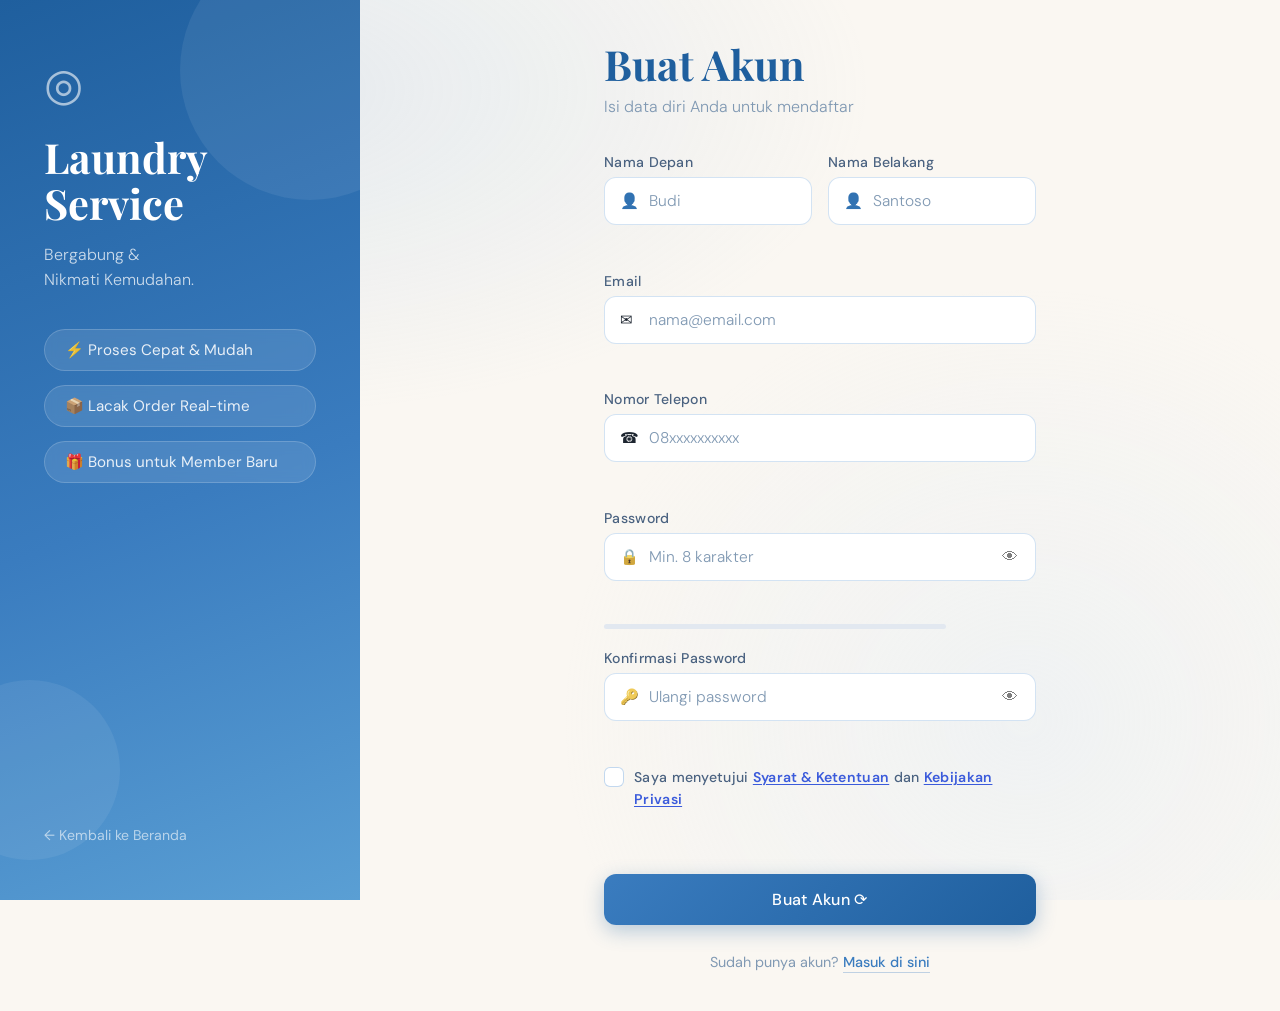
<file: register.html>
<!DOCTYPE html>
<html>
    <head>
        <meta charset="UTF-8">
        <meta name="viewport" content="width=device-width, initial-scale=1.0">
        <title>Daftar – Laundry Service</title>
        <link rel="icon" type="image/x-icon" href="favicon.ico">
        <link rel="stylesheet" href="laundry1.css">
        <link rel="stylesheet" href="auth.css">
    </head>
    <body>
        <div class="auth-wrapper">
            <div class="auth-panel">
                <div class="panel-logo">◎</div>
                <h2 class="panel-title">Laundry<br>Service</h2>
                <p class="panel-tagline">Bergabung &amp;<br>Nikmati Kemudahan.</p>
                <ul class="panel-features">
                    <li>⚡ Proses Cepat &amp; Mudah</li>
                    <li>📦 Lacak Order Real-time</li>
                    <li>🎁 Bonus untuk Member Baru</li>
                </ul>
                <a href="index.html" class="panel-back">← Kembali ke Beranda</a>
            </div>

            <div class="auth-card auth-card--register">
                <div class="auth-header">
                    <h1>Buat Akun</h1>
                    <p>Isi data diri Anda untuk mendaftar</p>
                </div>

                <form class="auth-form" id="registerForm" novalidate>
                    <div class="form-row-2">
                        <div class="form-group">
                            <label for="firstName">Nama Depan</label>
                            <div class="input-wrap">
                                <span class="input-icon">👤</span>
                                <input
                                    type="text"
                                    id="firstName"
                                    name="firstName"
                                    placeholder="Budi"
                                    autocomplete="given-name"
                                    required
                                />
                            </div>
                            <span class="field-error" id="firstNameError"></span>
                        </div>

                        <div class="form-group">
                            <label for="lastName">Nama Belakang</label>
                            <div class="input-wrap">
                                <span class="input-icon">👤</span>
                                <input
                                    type="text"
                                    id="lastName"
                                    name="lastName"
                                    placeholder="Santoso"
                                    autocomplete="family-name"
                                />
                            </div>
                        </div>
                    </div>

                    <div class="form-group">
                        <label for="regEmail">Email</label>
                        <div class="input-wrap">
                            <span class="input-icon">✉</span>
                            <input
                                type="email"
                                id="regEmail"
                                name="email"
                                placeholder="nama@email.com"
                                autocomplete="email"
                                required
                            />
                        </div>
                        <span class="field-error" id="regEmailError"></span>
                    </div>

                    <div class="form-group">
                        <label for="phone">Nomor Telepon</label>
                        <div class="input-wrap">
                            <span class="input-icon">☎</span>
                            <input
                                type="tel"
                                id="phone"
                                name="phone"
                                placeholder="08xxxxxxxxxx"
                                autocomplete="tel"
                                required
                            />
                        </div>
                        <span class="field-error" id="phoneError"></span>
                    </div>

                    <div class="form-group">
                        <label for="regPassword">Password</label>
                        <div class="input-wrap">
                            <span class="input-icon">🔒</span>
                            <input
                                type="password"
                                id="regPassword"
                                name="password"
                                placeholder="Min. 8 karakter"
                                autocomplete="new-password"
                                required
                            />
                            <button type="button" class="toggle-pw" aria-label="Tampilkan password">👁</button>
                        </div>
                        <span class="field-error" id="regPasswordError"></span>
                        <div class="pw-strength" id="pwStrength" hidden>
                            <div class="pw-strength-bar">
                                <div class="pw-strength-fill" id="pwStrengthFill"></div>
                            </div>
                            <span class="pw-strength-label" id="pwStrengthLabel"></span>
                        </div>
                    </div>

                    <div class="form-group">
                        <label for="confirmPassword">Konfirmasi Password</label>
                        <div class="input-wrap">
                            <span class="input-icon">🔑</span>
                            <input
                                type="password"
                                id="confirmPassword"
                                name="confirmPassword"
                                placeholder="Ulangi password"
                                autocomplete="new-password"
                                required
                            />
                            <button type="button" class="toggle-pw" aria-label="Tampilkan password">👁</button>
                        </div>
                        <span class="field-error" id="confirmPasswordError"></span>
                    </div>

                    <label class="checkbox-label terms-label">
                        <input type="checkbox" id="terms" name="terms" required />
                        <span class="checkbox-custom"></span>
                        <span>Saya menyetujui <a href="#">Syarat &amp; Ketentuan</a> dan <a href="#">Kebijakan Privasi</a></span>
                    </label>
                    <span class="field-error" id="termsError"></span>

                    <button type="submit" class="btn-primary" id="registerBtn">
                        <span class="btn-text">Buat Akun</span>
                        <span class="btn-spinner" hidden>⟳</span>
                    </button>
                </form>

                <p class="auth-switch">
                    Sudah punya akun?
                    <a href="login.html">Masuk di sini</a>
                </p>
            </div>
        </div>

        <script src="logreg.js"></script>
        <script src="auth.js"></script>
    </body>
</html>
</file>
<file: laundry1.css>
@import url('https://fonts.googleapis.com/css2?family=Playfair+Display:wght@400;600;700&family=DM+Sans:wght@300;400;500&display=swap');

:root {
  --cream: #faf7f2;
  --white: #ffffff;
  --blue-soft: #ddeaf6;
  --blue-mid: #a8c8e8;
  --blue-deep: #3a7cbf;
  --blue-accent: #1f5f9e;
  --foam: #eef5fb;
  --text-dark: #1a2535;
  --text-mid: #4a6280;
  --text-light: #8099b3;
  --bubble: rgba(255, 255, 255, 0.6);
  --shadow: 0 8px 32px rgba(58, 124, 191, 0.12);
  --shadow-hover: 0 16px 48px rgba(58, 124, 191, 0.22);
  --radius: 20px;
  --radius-sm: 12px;
}

*, *::before, *::after {
  margin: 0;
  padding: 0;
  box-sizing: border-box;
}

html {
  scroll-behavior: smooth;
}

body {
  font-family: 'DM Sans', sans-serif;
  background-color: var(--cream);
  color: var(--text-dark);
  min-height: 100vh;
  overflow-x: hidden;
  position: relative;
}

body::before {
  content: '';
  position: fixed;
  inset: 0;
  background:
    radial-gradient(ellipse 80% 60% at 20% 10%, rgba(168, 200, 232, 0.25) 0%, transparent 60%),
    radial-gradient(ellipse 60% 80% at 80% 80%, rgba(221, 234, 246, 0.35) 0%, transparent 60%);
  z-index: 0;
  pointer-events: none;
}

.bubbles {
  position: fixed;
  inset: 0;
  z-index: 0;
  pointer-events: none;
  overflow: hidden;
}

.bubble {
  position: absolute;
  border-radius: 50%;
  background: radial-gradient(circle at 35% 35%, rgba(255,255,255,0.7), rgba(168,200,232,0.2));
  border: 1px solid rgba(168, 200, 232, 0.4);
  animation: floatBubble linear infinite;
  opacity: 0;
}

@keyframes floatBubble {
  0%   { transform: translateY(110vh) scale(0.8); opacity: 0; }
  10%  { opacity: 0.7; }
  90%  { opacity: 0.4; }
  100% { transform: translateY(-15vh) scale(1.1); opacity: 0; }
}

.container {
  position: relative;
  z-index: 1;
  max-width: 820px;
  margin: 0 auto;
  padding: 60px 40px 80px;
  animation: fadeUp 0.8s ease both;
}

@keyframes fadeUp {
  from { opacity: 0; transform: translateY(30px); }
  to   { opacity: 1; transform: translateY(0); }
}

.container > h1:first-child {
  position: relative;
  font-family: 'Playfair Display', serif;
  font-size: clamp(2.4rem, 6vw, 3.8rem);
  font-weight: 700;
  color: var(--blue-accent);
  letter-spacing: -0.5px;
  line-height: 1.1;
  margin-bottom: 6px;
  padding-bottom: 20px;
  animation: fadeUp 0.8s 0.1s ease both;
}

.container > h1:first-child::before {
  content: '◎';
  display: inline-block;
  margin-right: 14px;
  font-size: 0.75em;
  color: var(--blue-mid);
  animation: spin 8s linear infinite;
}

@keyframes spin {
  from { transform: rotate(0deg); }
  to   { transform: rotate(360deg); }
}

.container > h1:first-child::after {
  content: '';
  position: absolute;
  bottom: 0;
  left: 0;
  width: 80px;
  height: 3px;
  background: linear-gradient(90deg, var(--blue-deep), var(--blue-mid), transparent);
  border-radius: 2px;
}

.container > p:first-of-type {
  font-size: 1.05rem;
  line-height: 1.8;
  color: var(--text-mid);
  font-weight: 300;
  margin-bottom: 50px;
  max-width: 640px;
  padding: 24px 28px;
  background: var(--bubble);
  backdrop-filter: blur(12px);
  -webkit-backdrop-filter: blur(12px);
  border: 1px solid rgba(168, 200, 232, 0.35);
  border-radius: var(--radius);
  box-shadow: var(--shadow);
  animation: fadeUp 0.8s 0.2s ease both;
}

h2 {
  font-family: 'Playfair Display', serif;
  font-size: clamp(1.5rem, 4vw, 2rem);
  font-weight: 600;
  color: var(--text-dark);
  margin-bottom: 28px;
  display: flex;
  align-items: center;
  gap: 12px;
}

h2::before {
  content: '';
  display: inline-block;
  width: 10px;
  height: 10px;
  border-radius: 50%;
  background: linear-gradient(135deg, var(--blue-deep), var(--blue-mid));
  flex-shrink: 0;
  box-shadow: 0 0 0 4px rgba(58, 124, 191, 0.15);
}

.container > ul:first-of-type {
  list-style: none;
  display: grid;
  gap: 18px;
  margin-bottom: 56px;
  animation: fadeUp 0.8s 0.3s ease both;
}

.container > ul:first-of-type li {
  background: var(--white);
  border: 1px solid rgba(168, 200, 232, 0.3);
  border-radius: var(--radius);
  padding: 24px 28px;
  box-shadow: var(--shadow);
  transition: transform 0.3s ease, box-shadow 0.3s ease, border-color 0.3s ease;
  position: relative;
  overflow: hidden;
  cursor: default;
}

.container > ul:first-of-type li::before {
  content: '';
  position: absolute;
  top: 0; left: 0;
  width: 4px;
  height: 100%;
  background: linear-gradient(180deg, var(--blue-deep), var(--blue-mid));
  border-radius: 2px 0 0 2px;
  transform: scaleY(0);
  transform-origin: top;
  transition: transform 0.3s ease;
}

.container > ul:first-of-type li::after {
  content: '';
  position: absolute;
  inset: 0;
  background: linear-gradient(135deg, rgba(168,200,232,0.06) 0%, transparent 60%);
  opacity: 0;
  transition: opacity 0.3s ease;
}

.container > ul:first-of-type li:hover {
  transform: translateY(-4px) translateX(4px);
  box-shadow: var(--shadow-hover);
  border-color: rgba(58, 124, 191, 0.35);
}

.container > ul:first-of-type li:hover::before {
  transform: scaleY(1);
}

.container > ul:first-of-type li:hover::after {
  opacity: 1;
}

.container > ul:first-of-type li strong {
  display: block;
  font-family: 'Playfair Display', serif;
  font-size: 1.1rem;
  color: var(--blue-accent);
  margin-bottom: 6px;
  font-weight: 600;
}

.container > ul:first-of-type li:nth-child(1) strong::before { content: '🧺 '; }
.container > ul:first-of-type li:nth-child(2) strong::before { content: '✨ '; }
.container > ul:first-of-type li:nth-child(3) strong::before { content: '🚗 '; }

.container > p:last-of-type {
  font-size: 1rem;
  color: var(--text-mid);
  margin-bottom: 24px;
  line-height: 1.7;
  animation: fadeUp 0.8s 0.4s ease both;
}

.container > ul:last-of-type {
  list-style: none;
  display: flex;
  flex-wrap: wrap;
  gap: 16px;
  animation: fadeUp 0.8s 0.5s ease both;
}

.container > ul:last-of-type li {
  background: linear-gradient(135deg, var(--blue-deep), var(--blue-accent));
  color: white;
  border-radius: 50px;
  padding: 14px 28px;
  font-size: 0.93rem;
  font-weight: 500;
  letter-spacing: 0.3px;
  box-shadow: 0 6px 20px rgba(31, 95, 158, 0.3);
  transition: transform 0.25s ease, box-shadow 0.25s ease;
  cursor: default;
}

.container > ul:last-of-type li:hover {
  transform: translateY(-3px);
  box-shadow: 0 12px 32px rgba(31, 95, 158, 0.42);
}

.container > ul:last-of-type li::before {
  margin-right: 8px;
}

.container > ul:last-of-type li:nth-child(1)::before { content: '✉'; }
.container > ul:last-of-type li:nth-child(2)::before { content: '☎'; }

h2:nth-of-type(1) { animation: fadeUp 0.8s 0.25s ease both; }
h2:nth-of-type(2) { animation: fadeUp 0.8s 0.35s ease both; }

.container::after {
  content: '— laundry service —';
  display: block;
  text-align: center;
  margin-top: 70px;
  font-family: 'Playfair Display', serif;
  font-style: italic;
  font-size: 0.85rem;
  color: var(--text-light);
  letter-spacing: 2px;
}


::-webkit-scrollbar { width: 6px; }
::-webkit-scrollbar-track { background: var(--cream); }
::-webkit-scrollbar-thumb { background: var(--blue-mid); border-radius: 10px; }

@media (max-width: 600px) {
  .container { padding: 40px 20px 60px; }
  .container > ul:last-of-type { flex-direction: column; }
  .container > ul:last-of-type li { text-align: center; }
  .section-header h2 {
        font-size: 1.6rem;
        line-height: 1.3;
        word-break: normal;
        overflow-wrap: normal;
        hyphens: none;
    }
};
.section-header h2 {
    display: block !important;
    text-align: center !important;
    word-break: normal !important;
    hyphens: none !important;
}

.section-header h2 .text-accent,
.section-header h2 span {
    display: inline !important;
}
</file>
<file: home.css>
*, *::before, *::after { box-sizing: border-box; margin: 0; padding: 0; }

:root {
    --clr-bg:        #f0f4ff;
    --clr-surface:   #ffffff;
    --clr-primary:   #3b5bdb;
    --clr-primary-d: #2f4ac4;
    --clr-accent:    #4f9cf9;
    --clr-text:      #1a1d2e;
    --clr-muted:     #6b7280;
    --clr-border:    #e2e8f0;
    --clr-dark:      #0f172a;
    --radius:        16px;
    --shadow-card:   0 4px 24px rgba(59,91,219,.10);
    --shadow-float:  0 8px 32px rgba(59,91,219,.18);
    --font-display:  'Georgia', 'Palatino', serif;
}

html { scroll-behavior: smooth; }

body {
    font-family: 'Segoe UI', system-ui, sans-serif;
    background: var(--clr-bg);
    color: var(--clr-text);
    line-height: 1.6;
    overflow-x: hidden;
}

.navbar {
    position: fixed;
    top: 0; left: 0; right: 0;
    z-index: 100;
    display: flex;
    align-items: center;
    justify-content: space-between;
    padding: 1rem 2.5rem;
    background: rgba(240,244,255,.72);
    backdrop-filter: blur(16px);
    -webkit-backdrop-filter: blur(16px);
    border-bottom: 1px solid transparent;
    transition: background .3s, border-color .3s, box-shadow .3s;
}
.navbar.scrolled {
    background: rgba(255,255,255,.92);
    border-color: var(--clr-border);
    box-shadow: 0 2px 16px rgba(59,91,219,.08);
}

.nav-brand {
    display: flex;
    align-items: center;
    gap: .55rem;
    text-decoration: none;
    color: var(--clr-text);
}
.brand-icon {
    font-size: 1.5rem;
    color: var(--clr-primary);
    line-height: 1;
}
.brand-name {
    font-family: var(--font-display);
    font-size: 1.15rem;
    font-weight: 700;
    letter-spacing: -.01em;
}
.brand-name em { font-style: normal; color: var(--clr-primary); }

.nav-links {
    display: flex;
    gap: 2rem;
}
.nav-links a {
    text-decoration: none;
    color: var(--clr-muted);
    font-size: .9rem;
    font-weight: 500;
    transition: color .2s;
}
.nav-links a:hover { color: var(--clr-primary); }

.nav-auth { display: flex; gap: .75rem; align-items: center; }

.btn-ghost {
    padding: .45rem 1.1rem;
    border-radius: 8px;
    border: 1.5px solid var(--clr-border);
    background: transparent;
    color: var(--clr-text);
    font-size: .875rem;
    font-weight: 500;
    text-decoration: none;
    transition: border-color .2s, color .2s;
}
.btn-ghost:hover { border-color: var(--clr-primary); color: var(--clr-primary); }

.btn-solid {
    padding: .45rem 1.2rem;
    border-radius: 8px;
    background: var(--clr-primary);
    color: #fff;
    font-size: .875rem;
    font-weight: 600;
    text-decoration: none;
    transition: background .2s, transform .15s;
}
.btn-solid:hover { background: var(--clr-primary-d); transform: translateY(-1px); }

.nav-burger {
    display: none;
    background: none;
    border: none;
    font-size: 1.4rem;
    cursor: pointer;
    color: var(--clr-text);
    padding: .25rem;
}

.mobile-menu {
    display: none;
    flex-direction: column;
    gap: .75rem;
    position: fixed;
    top: 64px; left: 0; right: 0;
    background: #fff;
    padding: 1.5rem 2rem;
    border-bottom: 1px solid var(--clr-border);
    box-shadow: 0 8px 24px rgba(0,0,0,.08);
    z-index: 99;
    transform: translateY(-110%);
    transition: transform .3s ease;
}
.mobile-menu.open { transform: translateY(0); display: flex; }
.mobile-menu a {
    text-decoration: none;
    color: var(--clr-text);
    font-weight: 500;
    padding: .5rem 0;
    border-bottom: 1px solid var(--clr-border);
}
.mobile-menu a:last-child { border-bottom: none; }
.mobile-menu .btn-solid { text-align: center; margin-top: .5rem; }

.hero {
    min-height: 100vh;
    padding: 7rem 2.5rem 4rem;
    display: flex;
    align-items: center;
    justify-content: center;
    gap: 4rem;
    position: relative;
    overflow: hidden;
    max-width: 1280px;
    margin: 0 auto;
}

.hero-bg {
    position: fixed;
    inset: 0;
    z-index: -1;
    pointer-events: none;
}
.hero-blob {
    position: absolute;
    border-radius: 50%;
    filter: blur(80px);
    opacity: .35;
    animation: blobDrift 12s ease-in-out infinite alternate;
}
.blob-1 {
    width: 520px; height: 520px;
    background: radial-gradient(circle, #a5b4fc, #3b5bdb);
    top: -120px; left: -80px;
    animation-delay: 0s;
}
.blob-2 {
    width: 380px; height: 380px;
    background: radial-gradient(circle, #6ee7f7, #4f9cf9);
    top: 40%; right: -60px;
    animation-delay: 4s;
}
.blob-3 {
    width: 300px; height: 300px;
    background: radial-gradient(circle, #fbc5ff, #a78bfa);
    bottom: -60px; left: 30%;
    animation-delay: 8s;
}
@keyframes blobDrift {
    from { transform: translate(0,0) scale(1); }
    to   { transform: translate(30px, 20px) scale(1.08); }
}
.hero-grid {
    position: absolute;
    inset: 0;
    background-image:
        linear-gradient(rgba(59,91,219,.05) 1px, transparent 1px),
        linear-gradient(90deg, rgba(59,91,219,.05) 1px, transparent 1px);
    background-size: 48px 48px;
}

.hero-content { flex: 1; max-width: 560px; }

.hero-badge {
    display: inline-flex;
    align-items: center;
    gap: .4rem;
    background: rgba(59,91,219,.1);
    border: 1px solid rgba(59,91,219,.2);
    color: var(--clr-primary);
    border-radius: 99px;
    padding: .35rem 1rem;
    font-size: .8rem;
    font-weight: 600;
    letter-spacing: .04em;
    margin-bottom: 1.4rem;
    animation: fadeUp .6s ease both;
}

.hero-title {
    font-family: var(--font-display);
    font-size: clamp(2.4rem, 5vw, 3.8rem);
    font-weight: 700;
    line-height: 1.1;
    letter-spacing: -.02em;
    margin-bottom: 1.2rem;
    animation: fadeUp .6s .1s ease both;
}
.hero-accent {
    background: linear-gradient(135deg, var(--clr-primary), var(--clr-accent));
    -webkit-background-clip: text;
    -webkit-text-fill-color: transparent;
    background-clip: text;
    display: inline-block;
}

.hero-desc {
    color: var(--clr-muted);
    font-size: 1.05rem;
    line-height: 1.7;
    max-width: 460px;
    margin-bottom: 2rem;
    animation: fadeUp .6s .2s ease both;
}

.hero-actions {
    display: flex;
    gap: 1rem;
    flex-wrap: wrap;
    margin-bottom: 2.5rem;
    animation: fadeUp .6s .3s ease both;
}

.btn-primary-lg {
    display: inline-flex;
    align-items: center;
    gap: .5rem;
    padding: .85rem 2rem;
    background: var(--clr-primary);
    color: #fff;
    border-radius: 12px;
    font-weight: 600;
    font-size: 1rem;
    text-decoration: none;
    box-shadow: 0 4px 20px rgba(59,91,219,.35);
    transition: background .2s, transform .2s, box-shadow .2s;
}
.btn-primary-lg:hover {
    background: var(--clr-primary-d);
    transform: translateY(-2px);
    box-shadow: 0 6px 28px rgba(59,91,219,.45);
}
.btn-arrow { transition: transform .2s; }
.btn-primary-lg:hover .btn-arrow { transform: translateX(4px); }

.btn-outline-lg {
    display: inline-flex;
    align-items: center;
    padding: .85rem 1.8rem;
    border: 2px solid var(--clr-border);
    color: var(--clr-text);
    border-radius: 12px;
    font-weight: 600;
    font-size: 1rem;
    text-decoration: none;
    background: rgba(255,255,255,.6);
    backdrop-filter: blur(8px);
    transition: border-color .2s, color .2s, transform .2s;
}
.btn-outline-lg:hover {
    border-color: var(--clr-primary);
    color: var(--clr-primary);
    transform: translateY(-2px);
}

.hero-stats {
    display: flex;
    align-items: center;
    gap: 1.5rem;
    animation: fadeUp .6s .4s ease both;
}
.stat-item { display: flex; flex-direction: column; }
.stat-item strong { font-size: 1.4rem; font-weight: 700; color: var(--clr-primary); }
.stat-item span { font-size: .78rem; color: var(--clr-muted); font-weight: 500; }
.stat-divider {
    width: 1px;
    height: 40px;
    background: var(--clr-border);
}

.hero-visual {
    flex: 1;
    max-width: 420px;
    position: relative;
    display: flex;
    align-items: center;
    justify-content: center;
    animation: fadeUp .7s .3s ease both;
}

.hero-main-card {
    background: #fff;
    border-radius: 20px;
    padding: 1.75rem;
    box-shadow: var(--shadow-float);
    width: 100%;
    border: 1px solid var(--clr-border);
    position: relative;
    z-index: 2;
}
.hmc-top {
    display: flex;
    justify-content: space-between;
    align-items: center;
    margin-bottom: 1.2rem;
}
.hmc-logo { font-size: 1.4rem; color: var(--clr-primary); }
.hmc-badge {
    font-size: .72rem;
    font-weight: 700;
    padding: .25rem .7rem;
    border-radius: 99px;
    letter-spacing: .05em;
}
.hmc-badge.live {
    background: rgba(52,211,153,.15);
    color: #059669;
}
.hmc-status {
    font-size: 1.15rem;
    font-weight: 700;
    margin-bottom: .25rem;
}
.hmc-order {
    font-size: .8rem;
    color: var(--clr-muted);
    margin-bottom: 1.2rem;
}
.hmc-progress-bar {
    height: 6px;
    background: #e2e8f0;
    border-radius: 99px;
    margin-bottom: 1rem;
    overflow: hidden;
}
.hmc-progress-fill {
    width: 65%;
    height: 100%;
    background: linear-gradient(90deg, var(--clr-primary), var(--clr-accent));
    border-radius: 99px;
    animation: progressAnim 2s ease-in-out infinite alternate;
}
@keyframes progressAnim {
    from { width: 60%; }
    to   { width: 70%; }
}
.hmc-steps {
    display: flex;
    gap: .5rem;
    margin-bottom: 1.2rem;
    flex-wrap: wrap;
}
.hmc-steps .step {
    font-size: .72rem;
    font-weight: 600;
    padding: .25rem .65rem;
    border-radius: 8px;
    background: #f1f5f9;
    color: var(--clr-muted);
}
.hmc-steps .step.done { background: rgba(59,91,219,.1); color: var(--clr-primary); }
.hmc-steps .step.active { background: var(--clr-primary); color: #fff; }
.hmc-eta {
    display: flex;
    justify-content: space-between;
    align-items: center;
    font-size: .82rem;
    color: var(--clr-muted);
    padding-top: .8rem;
    border-top: 1px solid var(--clr-border);
}
.hmc-eta strong { color: var(--clr-text); font-weight: 700; }

.hero-card-float {
    position: absolute;
    background: #fff;
    border: 1px solid var(--clr-border);
    border-radius: 14px;
    padding: .75rem 1.1rem;
    display: flex;
    align-items: center;
    gap: .75rem;
    box-shadow: var(--shadow-card);
    z-index: 3;
    animation: floatCard 4s ease-in-out infinite alternate;
    font-size: .82rem;
}
.hero-card-float div { display: flex; flex-direction: column; }
.hero-card-float strong { font-weight: 700; font-size: .85rem; }
.hero-card-float span { color: var(--clr-muted); font-size: .75rem; }
.hc-icon { font-size: 1.4rem; }

.card-top { top: -28px; right: -20px; }
.card-bottom { bottom: -24px; left: -20px; }
@keyframes floatCard {
    from { transform: translateY(0); }
    to   { transform: translateY(-8px); }
}

.section-header {
    text-align: center;
    margin-bottom: 3rem;
}
.section-tag {
    display: inline-block;
    background: rgba(59,91,219,.08);
    color: var(--clr-primary);
    border: 1px solid rgba(59,91,219,.18);
    border-radius: 99px;
    padding: .3rem 1rem;
    font-size: .78rem;
    font-weight: 700;
    letter-spacing: .07em;
    margin-bottom: .9rem;
}
.section-header h2 {
    font-family: var(--font-display);
    font-size: clamp(1.5rem, 5vw, 2.6rem);
    font-weight: 700;
    line-height: 1.2;
    margin-bottom: .75rem;
    text-align: center !important;
    word-break: normal !important;
    overflow-wrap: normal !important;
    hyphens: none !important;
}
.section-header h2 .text-accent {
    display: inline;              
    white-space: normal;     
}
.section-header p { color: var(--clr-muted); font-size: 1rem; max-width: 480px; margin: 0 auto; }
.text-accent {
    background: linear-gradient(135deg, var(--clr-primary), var(--clr-accent));
    -webkit-background-clip: text;
    -webkit-text-fill-color: transparent;
    background-clip: text;
    display: inline !important;
}

.layanan-section {
    padding: 5rem 2.5rem;
    max-width: 1200px;
    margin: 0 auto;
}
.layanan-grid {
    display: grid;
    grid-template-columns: repeat(auto-fit, minmax(220px, 1fr));
    gap: 1.5rem;
}
.layanan-card {
    background: #fff;
    border: 1px solid var(--clr-border);
    border-radius: var(--radius);
    padding: 2rem 1.5rem;
    position: relative;
    overflow: hidden;
    transition: transform .25s, box-shadow .25s;
    cursor: default;
}
.layanan-card::before {
    content: '';
    position: absolute;
    top: 0; left: 0; right: 0;
    height: 4px;
    background: var(--card-accent, var(--clr-primary));
    border-radius: var(--radius) var(--radius) 0 0;
}
.layanan-card:hover { transform: translateY(-6px); box-shadow: var(--shadow-float); }
.lc-icon { font-size: 2.2rem; margin-bottom: 1rem; }
.layanan-card h3 { font-size: 1.1rem; font-weight: 700; margin-bottom: .5rem; }
.layanan-card p { color: var(--clr-muted); font-size: .88rem; line-height: 1.6; margin-bottom: 1rem; }
.lc-tag {
    font-size: .7rem;
    font-weight: 700;
    letter-spacing: .06em;
    padding: .25rem .7rem;
    border-radius: 99px;
    background: color-mix(in srgb, var(--card-accent, var(--clr-primary)) 12%, transparent);
    color: var(--card-accent, var(--clr-primary));
}

.paket-section {
    padding: 5rem 2.5rem;
    position: relative;
    overflow: hidden;
}
.paket-bg {
    position: absolute;
    inset: 0;
    background: linear-gradient(135deg, #0f172a 0%, #1e2d5e 50%, #0f172a 100%);
    z-index: 0;
}
.paket-section > *:not(.paket-bg) { position: relative; z-index: 1; max-width: 1200px; margin-inline: auto; }

.section-header.light h2 { color: #fff; }
.section-header.light p { color: rgba(255,255,255,.6); }
.section-tag.inv {
    background: rgba(255,255,255,.1);
    color: rgba(255,255,255,.85);
    border-color: rgba(255,255,255,.2);
}
.text-accent-light {
    background: linear-gradient(135deg, #7eb9ff, #a5f3fc);
    -webkit-background-clip: text;
    -webkit-text-fill-color: transparent;
    background-clip: text;
    display: inline-block;
}

.paket-grid {
    display: grid;
    grid-template-columns: repeat(auto-fit, minmax(260px, 1fr));
    gap: 1.5rem;
    margin-bottom: 1.5rem;
}

.paket-card {
    background: rgba(255,255,255,.06);
    border: 1px solid rgba(255,255,255,.12);
    border-radius: var(--radius);
    padding: 2rem;
    backdrop-filter: blur(12px);
    position: relative;
    transition: transform .25s, background .25s;
}
.paket-card:hover { transform: translateY(-4px); background: rgba(255,255,255,.1); }
.paket-card.featured {
    background: #fff;
    border-color: #fff;
}

.pk-badge {
    position: absolute;
    top: -14px;
    left: 50%;
    transform: translateX(-50%);
    background: linear-gradient(135deg, var(--clr-primary), var(--clr-accent));
    color: #fff;
    font-size: .72rem;
    font-weight: 700;
    padding: .3rem 1rem;
    border-radius: 99px;
    white-space: nowrap;
    letter-spacing: .05em;
}

.pk-header { display: flex; align-items: flex-start; gap: 1rem; margin-bottom: 1.5rem; }
.pk-icon { font-size: 2rem; }
.pk-name { font-weight: 700; font-size: 1rem; color: #fff; }
.paket-card.featured .pk-name { color: var(--clr-text); }
.pk-sub { font-size: .8rem; color: rgba(255,255,255,.5); }
.paket-card.featured .pk-sub { color: var(--clr-muted); }

.pk-price {
    margin-bottom: 1.5rem;
    display: flex;
    align-items: baseline;
    gap: .4rem;
}
.pk-price strong { font-size: 1.8rem; font-weight: 800; color: #fff; }
.paket-card.featured .pk-price strong { color: var(--clr-primary); }
.pk-price span { font-size: .85rem; color: rgba(255,255,255,.5); }
.paket-card.featured .pk-price span { color: var(--clr-muted); }

.pk-list {
    list-style: none;
    display: flex;
    flex-direction: column;
    gap: .6rem;
    margin-bottom: 1.8rem;
    font-size: .88rem;
    color: rgba(255,255,255,.85);
}
.paket-card.featured .pk-list { color: var(--clr-text); }
.pk-list .off { color: rgba(255,255,255,.3); }
.paket-card.featured .pk-list .off { color: #cbd5e1; }

.pk-btn {
    display: block;
    text-align: center;
    padding: .8rem;
    border-radius: 10px;
    font-weight: 600;
    font-size: .9rem;
    text-decoration: none;
    transition: transform .2s, background .2s;
}
.pk-btn:hover { transform: translateY(-2px); }
.pk-btn.outline {
    border: 1.5px solid rgba(255,255,255,.3);
    color: #fff;
}
.pk-btn.outline:hover { background: rgba(255,255,255,.1); }
.pk-btn.solid {
    background: var(--clr-primary);
    color: #fff;
    box-shadow: 0 4px 20px rgba(59,91,219,.4);
}
.pk-btn.solid:hover { background: var(--clr-primary-d); }

.paket-note {
    text-align: center;
    font-size: .8rem;
    color: rgba(255,255,255,.4);
    margin-top: .75rem;
}

.cara-kerja-section {
    padding: 5rem 2.5rem;
    max-width: 1200px;
    margin: 0 auto;
}
.steps-grid {
    display: flex;
    align-items: flex-start;
    justify-content: center;
    gap: 0;
    flex-wrap: wrap;
}
.step-card {
    flex: 1;
    min-width: 180px;
    max-width: 220px;
    text-align: center;
    padding: 1.5rem 1rem;
    position: relative;
}
.step-num {
    font-size: 3rem;
    font-weight: 900;
    color: rgba(59,91,219,.08);
    line-height: 1;
    margin-bottom: -.5rem;
    font-family: var(--font-display);
    letter-spacing: -.04em;
}
.step-icon { font-size: 2rem; margin-bottom: .75rem; }
.step-card h3 { font-size: 1rem; font-weight: 700; margin-bottom: .5rem; }
.step-card p { color: var(--clr-muted); font-size: .83rem; line-height: 1.6; margin-bottom: .75rem; }
.step-link {
    font-size: .82rem;
    font-weight: 600;
    color: var(--clr-primary);
    text-decoration: none;
}
.step-link:hover { text-decoration: underline; }
.step-connector {
    flex: 0 0 auto;
    width: 3rem;
    height: 2px;
    background: linear-gradient(90deg, var(--clr-primary), var(--clr-accent));
    margin-top: 3.5rem;
    opacity: .35;
    border-radius: 99px;
}

.cta-section {
    padding: 5rem 2.5rem;
    text-align: center;
    position: relative;
    overflow: hidden;
}
.cta-blob {
    position: absolute;
    width: 600px; height: 600px;
    border-radius: 50%;
    background: radial-gradient(circle, rgba(79,156,249,.15), transparent 70%);
    top: 50%; left: 50%;
    transform: translate(-50%, -50%);
    pointer-events: none;
}
.cta-content { position: relative; }
.cta-content h2 {
    font-family: var(--font-display);
    font-size: clamp(2rem, 4vw, 3rem);
    font-weight: 700;
    margin-bottom: .75rem;
}
.cta-content p { color: var(--clr-muted); font-size: 1rem; margin-bottom: 2rem; }
.cta-actions {
    display: flex;
    gap: 1rem;
    justify-content: center;
    flex-wrap: wrap;
}
.btn-ghost-lg {
    padding: .85rem 1.8rem;
    border: 2px solid var(--clr-border);
    color: var(--clr-muted);
    border-radius: 12px;
    font-weight: 600;
    font-size: .95rem;
    text-decoration: none;
    transition: border-color .2s, color .2s;
}
.btn-ghost-lg:hover { border-color: var(--clr-primary); color: var(--clr-primary); }

.footer {
    padding: 2rem 2.5rem;
    display: flex;
    align-items: center;
    justify-content: space-between;
    flex-wrap: wrap;
    gap: 1rem;
    border-top: 1px solid var(--clr-border);
}
.footer-copy { font-size: .82rem; color: var(--clr-muted); }
.footer-links { display: flex; gap: 1.5rem; }
.footer-links a {
    font-size: .82rem;
    color: var(--clr-muted);
    text-decoration: none;
    font-weight: 500;
    transition: color .2s;
}
.footer-links a:hover { color: var(--clr-primary); }

@keyframes fadeUp {
    from { opacity: 0; transform: translateY(24px); }
    to   { opacity: 1; transform: translateY(0); }
}

@media (max-width: 900px) {
    .hero {
        flex-direction: column;
        padding: 6rem 1.5rem 3rem;
        text-align: center;
        gap: 3rem;
    }
    .hero-content { max-width: 100%; }
    .hero-actions { justify-content: center; }
    .hero-stats { justify-content: center; }
    .hero-desc { margin-inline: auto; }
    .hero-visual { width: 100%; max-width: 380px; }
    .card-top { right: 0; }
    .card-bottom { left: 0; }

    .nav-links, .nav-auth { display: none; }
    .nav-burger { display: block; }
    .mobile-menu { display: flex; }

    .steps-grid { flex-direction: column; align-items: center; }
    .step-connector { width: 2px; height: 2.5rem; margin: 0 auto; }
    .step-card { max-width: 100%; }

    .footer { flex-direction: column; text-align: center; }
}

@media (max-width: 600px) {
    .navbar { padding: 1rem 1.25rem; }
    .layanan-section, .cara-kerja-section, .paket-section, .cta-section { padding: 3.5rem 1.25rem; }
    .paket-grid { grid-template-columns: 1fr; }
    .mobile-br { display: block; }
}

.mobile-br { display: none; }

.section-header h2 {
    display: block !important;
    text-align: center !important;
    word-break: normal !important;
    overflow-wrap: normal !important;
    hyphens: none !important;
    align-items: unset !important;
    gap: unset !important;
}

.section-header h2 .text-accent,
.section-header h2 span {
    display: inline !important;
    white-space: normal !important;
}

.section-header h2::before {
    display: none !important;
}
</file>
<file: auth.css>
.auth-wrapper {
  min-height: 100vh;
  display: flex;
  align-items: stretch;
  position: relative;
  z-index: 1;
}

.auth-panel {
  width: 360px;
  flex-shrink: 0;
  background: linear-gradient(160deg, var(--blue-accent) 0%, var(--blue-deep) 55%, #5a9fd4 100%);
  padding: 56px 44px;
  display: flex;
  flex-direction: column;
  justify-content: center;
  gap: 0;
  position: sticky;
  top: 0;
  height: 100vh;
  overflow: hidden;
}

.auth-panel::before,
.auth-panel::after {
  content: '';
  position: absolute;
  border-radius: 50%;
  background: rgba(255,255,255,0.07);
  pointer-events: none;
}
.auth-panel::before {
  width: 260px; height: 260px;
  top: -60px; right: -80px;
}
.auth-panel::after {
  width: 180px; height: 180px;
  bottom: 40px; left: -60px;
}

.panel-logo {
  font-size: 2.8rem;
  color: rgba(255,255,255,0.6);
  margin-bottom: 20px;
  animation: spin 10s linear infinite;
  width: fit-content;
}

.panel-title {
  font-family: 'Playfair Display', serif;
  font-size: 2.6rem;
  font-weight: 700;
  color: #fff;
  line-height: 1.1;
  margin-bottom: 16px;
  display: block !important;
}
.panel-title::before { display: none !important; }

.panel-tagline {
  font-family: 'DM Sans', sans-serif;
  font-size: 1rem;
  font-weight: 300;
  color: rgba(255,255,255,0.75);
  line-height: 1.6;
  margin-bottom: 36px;
}

.panel-features {
  list-style: none;
  display: flex;
  flex-direction: column;
  gap: 14px;
  margin-bottom: 48px;
}
.panel-features li {
  font-family: 'DM Sans', sans-serif;
  font-size: 0.95rem;
  color: rgba(255,255,255,0.88);
  background: rgba(255,255,255,0.1);
  border: 1px solid rgba(255,255,255,0.18);
  border-radius: 50px;
  padding: 10px 20px;
  backdrop-filter: blur(6px);
  transition: background 0.2s;
}
.panel-features li:hover {
  background: rgba(255,255,255,0.18);
}

.panel-back {
  font-family: 'DM Sans', sans-serif;
  font-size: 0.88rem;
  color: rgba(255,255,255,0.6);
  text-decoration: none;
  margin-top: auto;
  transition: color 0.2s;
}
.panel-back:hover { color: #fff; }

/* ─── Right form card ─── */
.auth-card {
  flex: 1;
  display: flex;
  flex-direction: column;
  justify-content: center;
  padding: 60px 64px;
  max-width: 560px;
  margin: 0 auto;
  animation: fadeUp 0.7s 0.1s ease both;
}

.auth-card--register {
  padding-top: 40px;
  padding-bottom: 40px;
  justify-content: flex-start;
  overflow-y: auto;
}

.auth-header {
  margin-bottom: 36px;
}

.auth-header h1 {
  font-family: 'Playfair Display', serif;
  font-size: clamp(1.9rem, 4vw, 2.6rem);
  font-weight: 700;
  color: var(--blue-accent);
  line-height: 1.15;
  margin-bottom: 8px;
}
.auth-header h1::before { display: none; }
.auth-header h1::after  { display: none; }

.auth-header p {
  font-size: 1rem;
  color: var(--text-light);
  font-weight: 300;
  background: none !important;
  box-shadow: none !important;
  border: none !important;
  padding: 0 !important;
  margin: 0 !important;
  backdrop-filter: none !important;
}

.auth-form {
  display: flex;
  flex-direction: column;
  gap: 20px;
}

.form-group {
  display: flex;
  flex-direction: column;
  gap: 6px;
}

.form-row-2 {
  display: grid;
  grid-template-columns: 1fr 1fr;
  gap: 16px;
}

label {
  font-size: 0.88rem;
  font-weight: 500;
  color: var(--text-mid);
  letter-spacing: 0.3px;
}

.input-wrap {
  position: relative;
  display: flex;
  align-items: center;
}

.input-icon {
  position: absolute;
  left: 16px;
  font-size: 0.95rem;
  pointer-events: none;
  z-index: 1;
  filter: grayscale(0.3);
}

.input-wrap input {
  width: 100%;
  padding: 13px 44px 13px 44px;
  font-family: 'DM Sans', sans-serif;
  font-size: 0.97rem;
  color: var(--text-dark);
  background: var(--white);
  border: 1.5px solid rgba(168, 200, 232, 0.5);
  border-radius: var(--radius-sm);
  outline: none;
  transition: border-color 0.25s, box-shadow 0.25s, background 0.2s;
}

.input-wrap input::placeholder {
  color: var(--text-light);
  font-weight: 300;
}

.input-wrap input:focus {
  border-color: var(--blue-deep);
  box-shadow: 0 0 0 4px rgba(58, 124, 191, 0.12);
  background: #f5faff;
}

.input-wrap input.input-error {
  border-color: #e05a5a;
  box-shadow: 0 0 0 4px rgba(224, 90, 90, 0.1);
}

.input-wrap input.input-ok {
  border-color: #3cc68a;
  box-shadow: 0 0 0 4px rgba(60, 198, 138, 0.1);
}

.toggle-pw {
  position: absolute;
  right: 14px;
  background: none;
  border: none;
  cursor: pointer;
  font-size: 1rem;
  padding: 4px;
  line-height: 1;
  opacity: 0.5;
  transition: opacity 0.2s;
}
.toggle-pw:hover { opacity: 1; }

.field-error {
  font-size: 0.8rem;
  color: #d94f4f;
  min-height: 16px;
  font-weight: 400;
  padding-left: 2px;
}

.checkbox-label {
  display: flex;
  align-items: center;
  gap: 10px;
  font-size: 0.88rem;
  color: var(--text-mid);
  cursor: pointer;
  user-select: none;
}
.checkbox-label input[type="checkbox"] {
  display: none;
}
.checkbox-custom {
  width: 20px;
  height: 20px;
  flex-shrink: 0;
  border: 1.5px solid rgba(168, 200, 232, 0.7);
  border-radius: 6px;
  background: var(--white);
  display: flex;
  align-items: center;
  justify-content: center;
  transition: background 0.2s, border-color 0.2s;
}
.checkbox-label input:checked ~ .checkbox-custom {
  background: var(--blue-deep);
  border-color: var(--blue-deep);
}
.checkbox-label input:checked ~ .checkbox-custom::after {
  content: '✓';
  color: white;
  font-size: 0.75rem;
  font-weight: 700;
}

.terms-label {
  align-items: flex-start;
  line-height: 1.5;
}
.terms-label a {
  color: var(--blue-deep);
  text-decoration: underline;
  text-underline-offset: 2px;
}

.form-row {
  display: flex;
  align-items: center;
  justify-content: space-between;
  gap: 12px;
}

.forgot-link {
  font-size: 0.85rem;
  color: var(--blue-deep);
  text-decoration: none;
  white-space: nowrap;
  transition: color 0.2s;
}
.forgot-link:hover { color: var(--blue-accent); }

.btn-primary {
  margin-top: 4px;
  width: 100%;
  padding: 15px 28px;
  background: linear-gradient(135deg, var(--blue-deep), var(--blue-accent));
  color: white;
  font-family: 'DM Sans', sans-serif;
  font-size: 1rem;
  font-weight: 500;
  letter-spacing: 0.3px;
  border: none;
  border-radius: var(--radius-sm);
  cursor: pointer;
  box-shadow: 0 6px 20px rgba(31, 95, 158, 0.3);
  transition: transform 0.25s ease, box-shadow 0.25s ease, opacity 0.2s;
  position: relative;
  overflow: hidden;
}

.btn-primary:hover {
  transform: translateY(-2px);
  box-shadow: 0 12px 32px rgba(31, 95, 158, 0.42);
}

.btn-primary:active {
  transform: translateY(0);
}

.btn-primary:disabled {
  opacity: 0.7;
  cursor: not-allowed;
  transform: none;
}

.btn-spinner {
  display: inline-block;
  animation: spin 0.8s linear infinite;
}

.auth-switch {
  margin-top: 28px;
  text-align: center;
  font-size: 0.9rem;
  color: var(--text-light);
  background: none !important;
  box-shadow: none !important;
  border: none !important;
  padding: 0 !important;
  backdrop-filter: none !important;
}
.auth-switch a {
  color: var(--blue-deep);
  font-weight: 500;
  text-decoration: none;
  border-bottom: 1.5px solid rgba(58, 124, 191, 0.3);
  padding-bottom: 1px;
  transition: border-color 0.2s, color 0.2s;
}
.auth-switch a:hover {
  color: var(--blue-accent);
  border-color: var(--blue-accent);
}

.pw-strength {
  display: flex;
  align-items: center;
  gap: 10px;
  margin-top: 6px;
}
.pw-strength-bar {
  flex: 1;
  height: 5px;
  background: rgba(168, 200, 232, 0.3);
  border-radius: 10px;
  overflow: hidden;
}
.pw-strength-fill {
  height: 100%;
  border-radius: 10px;
  width: 0%;
  transition: width 0.4s ease, background 0.4s ease;
}
.pw-strength-label {
  font-size: 0.78rem;
  font-weight: 500;
  white-space: nowrap;
}

@media (max-width: 820px) {
  .auth-wrapper {
    flex-direction: column;
  }
  .auth-panel {
    position: relative;
    width: 100%;
    height: auto;
    padding: 36px 28px 32px;
    flex-direction: row;
    flex-wrap: wrap;
    align-items: center;
    gap: 16px;
  }
  .panel-features,
  .panel-tagline,
  .panel-back { display: none; }
  .panel-logo  { font-size: 2rem; margin-bottom: 0; }
  .panel-title { font-size: 1.8rem !important; margin-bottom: 0; }
  .auth-card {
    padding: 40px 28px 56px;
    max-width: 100%;
  }
  .form-row-2 { grid-template-columns: 1fr; }
}

@media (max-width: 480px) {
  .auth-card { padding: 32px 18px 48px; }
  .form-row  { flex-direction: column; align-items: flex-start; }
}
</file>
<file: package.css>
*, *::before, *::after { box-sizing: border-box; margin: 0; padding: 0; }

:root {
    --clr-bg:        #f0f4ff;
    --clr-surface:   #ffffff;
    --clr-primary:   #3b5bdb;
    --clr-primary-d: #2f4ac4;
    --clr-accent:    #4f9cf9;
    --clr-text:      #1a1d2e;
    --clr-muted:     #6b7280;
    --clr-border:    #e2e8f0;
    --clr-dark:      #0f172a;
    --radius:        18px;
    --shadow:        0 4px 24px rgba(59,91,219,.10);
    --shadow-lg:     0 8px 40px rgba(59,91,219,.18);
}

html  { scroll-behavior: smooth; }
body  {
    font-family: 'Segoe UI', system-ui, sans-serif;
    background: var(--clr-bg);
    color: var(--clr-text);
    line-height: 1.6;
}

.navbar {
    position: sticky; top: 0; z-index: 100;
    display: flex; align-items: center; justify-content: space-between;
    padding: 1rem 2.5rem;
    background: rgba(240,244,255,.85);
    backdrop-filter: blur(16px);
    border-bottom: 1px solid var(--clr-border);
    box-shadow: 0 2px 12px rgba(59,91,219,.06);
}
.nav-brand {
    display: flex; align-items: center; gap: .5rem;
    font-weight: 700; font-size: 1.1rem;
    text-decoration: none; color: var(--clr-text);
}
.nav-logo { font-size: 1.4rem; color: var(--clr-primary); }
.nav-links { display: flex; align-items: center; gap: 1.5rem; }
.nav-links a {
    text-decoration: none; color: var(--clr-muted);
    font-size: .9rem; font-weight: 500;
    transition: color .2s;
}
.nav-links a:hover, .nav-links a.active { color: var(--clr-primary); }
.nav-btn {
    padding: .45rem 1.2rem;
    background: var(--clr-primary); color: #fff !important;
    border-radius: 8px; font-weight: 600 !important;
    font-size: .875rem !important;
    transition: background .2s, transform .15s;
}
.nav-btn:hover { background: var(--clr-primary-d) !important; transform: translateY(-1px); }
.nav-toggle { display: none; background: none; border: none; font-size: 1.4rem; cursor: pointer; }

.hero {
    padding: 5rem 2.5rem 3.5rem;
    text-align: center;
    position: relative; overflow: hidden;
    background: linear-gradient(160deg, #f0f4ff 0%, #e8eeff 100%);
}
.hero::before {
    content: '';
    position: absolute; inset: 0;
    background-image:
        linear-gradient(rgba(59,91,219,.04) 1px, transparent 1px),
        linear-gradient(90deg, rgba(59,91,219,.04) 1px, transparent 1px);
    background-size: 40px 40px;
    pointer-events: none;
}
.hero-inner { position: relative; max-width: 640px; margin: 0 auto; }

.hero-badge {
    display: inline-block;
    background: rgba(59,91,219,.1); color: var(--clr-primary);
    border: 1px solid rgba(59,91,219,.2);
    border-radius: 99px; padding: .35rem 1rem;
    font-size: .78rem; font-weight: 700; letter-spacing: .06em;
    margin-bottom: 1.2rem;
}
.hero h1 {
    font-size: clamp(2.2rem, 5vw, 3.2rem);
    font-weight: 800; line-height: 1.15;
    letter-spacing: -.02em; margin-bottom: 1rem;
}
.hero h1 em {
    font-style: normal;
    background: linear-gradient(135deg, var(--clr-primary), var(--clr-accent));
    -webkit-background-clip: text; -webkit-text-fill-color: transparent;
    background-clip: text;
}
.hero p { color: var(--clr-muted); font-size: 1rem; max-width: 480px; margin: 0 auto 2.2rem; }

.billing-toggle {
    display: inline-flex; align-items: center; gap: 1rem;
    background: #fff; border: 1px solid var(--clr-border);
    border-radius: 99px; padding: .5rem 1.4rem;
    box-shadow: var(--shadow);
    user-select: none;
}

.toggle-label {
    font-size: .875rem; font-weight: 600;
    color: var(--clr-muted); cursor: pointer;
    transition: color .25s;
}
.toggle-label.toggle-active { color: var(--clr-primary); }

.toggle-switch {
    position: relative;
    width: 52px; height: 28px;
    background: var(--clr-border);
    border: none; border-radius: 99px; cursor: pointer;
    transition: background .3s cubic-bezier(.4,0,.2,1);
    flex-shrink: 0;
    outline: none;
}
.toggle-switch:focus-visible {
    box-shadow: 0 0 0 3px rgba(59,91,219,.3);
}
.toggle-switch.is-on {
    background: var(--clr-primary);
}

.toggle-knob {
    position: absolute;
    top: 3px; left: 3px;
    width: 22px; height: 22px;
    background: #fff;
    border-radius: 50%;
    box-shadow: 0 2px 6px rgba(0,0,0,.18);
    transition: transform .3s cubic-bezier(.34,1.56,.64,1);
    will-change: transform;
}
.toggle-switch.is-on .toggle-knob {
    transform: translateX(24px);
}

.toggle-switch::after {
    content: '';
    position: absolute; inset: -4px;
    border-radius: 99px;
    background: var(--clr-primary);
    opacity: 0;
    transform: scale(.8);
    transition: opacity .3s, transform .3s;
    pointer-events: none;
}
.toggle-switch:active::after {
    opacity: .12;
    transform: scale(1.1);
}

.pricing-section {
    padding: 3.5rem 2rem 4rem;
    max-width: 1280px; margin: 0 auto;
}
.pricing-grid {
    display: grid;
    grid-template-columns: repeat(auto-fit, minmax(240px, 1fr));
    gap: 1.5rem;
    align-items: stretch;
}

.pricing-card {
    background: var(--clr-surface);
    border: 1.5px solid var(--clr-border);
    border-radius: var(--radius);
    padding: 2rem 1.75rem;
    display: flex; flex-direction: column;
    position: relative; overflow: hidden;
    transition: transform .25s, box-shadow .25s, border-color .25s;
}
.pricing-card:hover {
    transform: translateY(-6px);
    box-shadow: var(--shadow-lg);
    border-color: rgba(59,91,219,.25);
}
.pricing-card--featured {
    background: linear-gradient(160deg, #0f172a 0%, #1e2d5e 100%);
    border-color: transparent;
    color: #fff;
}
.pricing-card--featured:hover { border-color: rgba(255,255,255,.15); }

.badge-popular {
    position: absolute; top: -1px; right: 1.5rem;
    background: linear-gradient(135deg, var(--clr-primary), var(--clr-accent));
    color: #fff; font-size: .7rem; font-weight: 700;
    padding: .3rem .9rem; border-radius: 0 0 10px 10px;
    letter-spacing: .05em;
}

.card-top { margin-bottom: 1.4rem; }
.card-icon { font-size: 2.2rem; margin-bottom: .6rem; }
.card-name {
    font-size: 1.2rem; font-weight: 800;
    margin-bottom: .3rem; letter-spacing: -.01em;
}
.card-desc {
    font-size: .83rem; color: var(--clr-muted); line-height: 1.5;
}
.pricing-card--featured .card-desc { color: rgba(255,255,255,.55); }

.card-price {
    margin-bottom: 1.6rem;
    position: relative;
}
.price-kg {
    display: flex; align-items: baseline; gap: .25rem;
}
.currency { font-size: .95rem; font-weight: 700; color: var(--clr-primary); }
.pricing-card--featured .currency { color: #7eb9ff; }
.amount {
    font-size: 2.2rem; font-weight: 900;
    line-height: 1; letter-spacing: -.03em;
}
.unit { font-size: .82rem; font-weight: 600; color: var(--clr-muted); align-self: flex-end; padding-bottom: .15rem; }
.pricing-card--featured .unit { color: rgba(255,255,255,.5); }

@keyframes flipOut {
    0%   { opacity:1; transform: translateY(0) scale(1); }
    100% { opacity:0; transform: translateY(-12px) scale(.9); }
}
@keyframes flipIn {
    0%   { opacity:0; transform: translateY(12px) scale(.9); }
    100% { opacity:1; transform: translateY(0) scale(1); }
}
.price-flip-out {
    animation: flipOut .18s ease forwards;
}
.price-flip-in {
    animation: flipIn .18s ease forwards;
}

.savings-badge {
    display: inline-block;
    background: rgba(34,197,94,.15); color: #16a34a;
    font-size: .7rem; font-weight: 700;
    padding: .2rem .65rem; border-radius: 99px;
    margin-top: .4rem; letter-spacing: .04em;
    opacity: 0; transform: scale(.8);
    transition: opacity .3s ease, transform .3s ease;
    pointer-events: none;
}
.savings-badge.visible {
    opacity: 1; transform: scale(1);
}
.pricing-card--featured .savings-badge {
    background: rgba(34,197,94,.25); color: #4ade80;
}

.card-features {
    list-style: none; display: flex; flex-direction: column;
    gap: .55rem; flex: 1; margin-bottom: 1.8rem;
    font-size: .875rem;
}
.feat-yes::before { content: '✓ '; color: #22c55e; font-weight: 700; }
.feat-no  { color: var(--clr-muted); }
.feat-no::before  { content: '✗ '; color: #d1d5db; font-weight: 700; }
.pricing-card--featured .feat-no { color: rgba(255,255,255,.3); }

.card-btn {
    display: block; text-align: center;
    padding: .85rem 1rem; border-radius: 12px;
    font-weight: 700; font-size: .9rem;
    text-decoration: none;
    transition: transform .2s, background .2s, box-shadow .2s;
    cursor: pointer; border: none;
}
.card-btn:hover { transform: translateY(-2px); }
.card-btn--primary {
    background: linear-gradient(135deg, var(--clr-primary), var(--clr-accent));
    color: #fff;
    box-shadow: 0 4px 20px rgba(59,91,219,.35);
}
.card-btn--primary:hover { box-shadow: 0 6px 28px rgba(59,91,219,.5); }
.card-btn--outline {
    border: 2px solid var(--clr-border);
    color: var(--clr-text); background: transparent;
}
.card-btn--outline:hover { border-color: var(--clr-primary); color: var(--clr-primary); background: rgba(59,91,219,.04); }
.pricing-card--featured .card-btn--outline {
    border-color: rgba(255,255,255,.25); color: #fff;
}
.pricing-card--featured .card-btn--outline:hover {
    background: rgba(255,255,255,.1); border-color: rgba(255,255,255,.5);
}

.addon-section { padding: 4rem 2rem; background: #fff; }
.addon-inner   { max-width: 1100px; margin: 0 auto; }
.section-title {
    font-size: clamp(1.6rem,3vw,2.2rem);
    font-weight: 800; text-align: center;
    margin-bottom: .5rem; letter-spacing: -.02em;
}
.section-sub   { text-align: center; color: var(--clr-muted); margin-bottom: 2.5rem; font-size: .95rem; }

.addon-grid {
    display: grid;
    grid-template-columns: repeat(auto-fit, minmax(160px, 1fr));
    gap: 1.25rem;
}
.addon-card {
    background: var(--clr-bg);
    border: 1px solid var(--clr-border);
    border-radius: 14px; padding: 1.5rem 1.25rem;
    text-align: center;
    transition: transform .2s, box-shadow .2s;
}
.addon-card:hover { transform: translateY(-4px); box-shadow: var(--shadow); }
.addon-icon { font-size: 1.8rem; display: block; margin-bottom: .6rem; }
.addon-card h3 { font-size: .95rem; font-weight: 700; margin-bottom: .3rem; }
.addon-card p  { font-size: .78rem; color: var(--clr-muted); margin-bottom: .7rem; }
.addon-price   {
    font-size: .82rem; font-weight: 700;
    color: var(--clr-primary);
    background: rgba(59,91,219,.08);
    border-radius: 99px; padding: .2rem .75rem;
    display: inline-block;
}

.faq-section { padding: 4rem 2rem; }
.faq-inner   { max-width: 720px; margin: 0 auto; }

.faq-list  { margin-top: 2rem; display: flex; flex-direction: column; gap: .75rem; }
.faq-item  {
    background: #fff; border: 1px solid var(--clr-border);
    border-radius: 14px; overflow: hidden;
    transition: border-color .2s, box-shadow .2s;
}
.faq-item.open { border-color: rgba(59,91,219,.3); box-shadow: 0 2px 12px rgba(59,91,219,.08); }

.faq-q {
    width: 100%; background: none; border: none; cursor: pointer;
    display: flex; align-items: center; justify-content: space-between;
    padding: 1.1rem 1.4rem;
    font-size: .95rem; font-weight: 600; color: var(--clr-text);
    text-align: left; gap: 1rem;
}
.faq-q:hover { color: var(--clr-primary); }
.faq-arrow {
    font-size: 1.2rem; font-weight: 700; color: var(--clr-muted);
    transition: transform .3s cubic-bezier(.34,1.56,.64,1), color .2s;
    flex-shrink: 0;
}
.faq-item.open .faq-arrow {
    transform: rotate(90deg); color: var(--clr-primary);
}

.faq-a {
    max-height: 0; overflow: hidden; opacity: 0;
    transition: max-height .35s ease, opacity .3s ease;
}
.faq-a p {
    padding: 0 1.4rem 1.2rem;
    font-size: .88rem; color: var(--clr-muted); line-height: 1.7;
}

.cta-section {
    padding: 5rem 2rem;
    background: linear-gradient(135deg, #0f172a, #1e2d5e);
    text-align: center; position: relative; overflow: hidden;
}
.cta-section::before {
    content: '';
    position: absolute; top: -60px; left: 50%; transform: translateX(-50%);
    width: 500px; height: 500px; border-radius: 50%;
    background: radial-gradient(circle, rgba(79,156,249,.18), transparent 70%);
    pointer-events: none;
}
.cta-inner   { position: relative; }
.cta-section h2 { font-size: clamp(1.8rem,4vw,2.6rem); font-weight: 800; color: #fff; margin-bottom: .75rem; }
.cta-section p  { color: rgba(255,255,255,.65); font-size: 1rem; margin-bottom: 2rem; }
.cta-section strong { color: #7eb9ff; }
.cta-buttons { display: flex; gap: 1rem; justify-content: center; flex-wrap: wrap; }
.cta-btn {
    padding: .85rem 2rem; border-radius: 12px;
    font-weight: 700; font-size: .95rem; text-decoration: none;
    transition: transform .2s, background .2s, box-shadow .2s;
}
.cta-btn:hover { transform: translateY(-2px); }
.cta-btn--primary {
    background: var(--clr-primary); color: #fff;
    box-shadow: 0 4px 20px rgba(59,91,219,.4);
}
.cta-btn--primary:hover { background: var(--clr-primary-d); box-shadow: 0 6px 28px rgba(59,91,219,.55); }
.cta-btn--ghost {
    border: 1.5px solid rgba(255,255,255,.25); color: rgba(255,255,255,.85);
}
.cta-btn--ghost:hover { background: rgba(255,255,255,.08); border-color: rgba(255,255,255,.5); }

.site-footer {
    padding: 1.5rem 2rem; text-align: center;
    font-size: .8rem; color: var(--clr-muted);
    border-top: 1px solid var(--clr-border);
}

@media (max-width: 900px) {
    .nav-links { display: none; }
    .nav-toggle { display: block; }
    .pricing-grid { grid-template-columns: 1fr 1fr; }
}
@media (max-width: 600px) {
    .navbar { padding: 1rem 1.25rem; }
    .hero   { padding: 3.5rem 1.25rem 2.5rem; }
    .pricing-section, .addon-section, .faq-section, .cta-section { padding-inline: 1.25rem; }
    .pricing-grid { grid-template-columns: 1fr; }
    .addon-grid   { grid-template-columns: 1fr 1fr; }
    .billing-toggle { flex-wrap: wrap; justify-content: center; }
}
</file>
